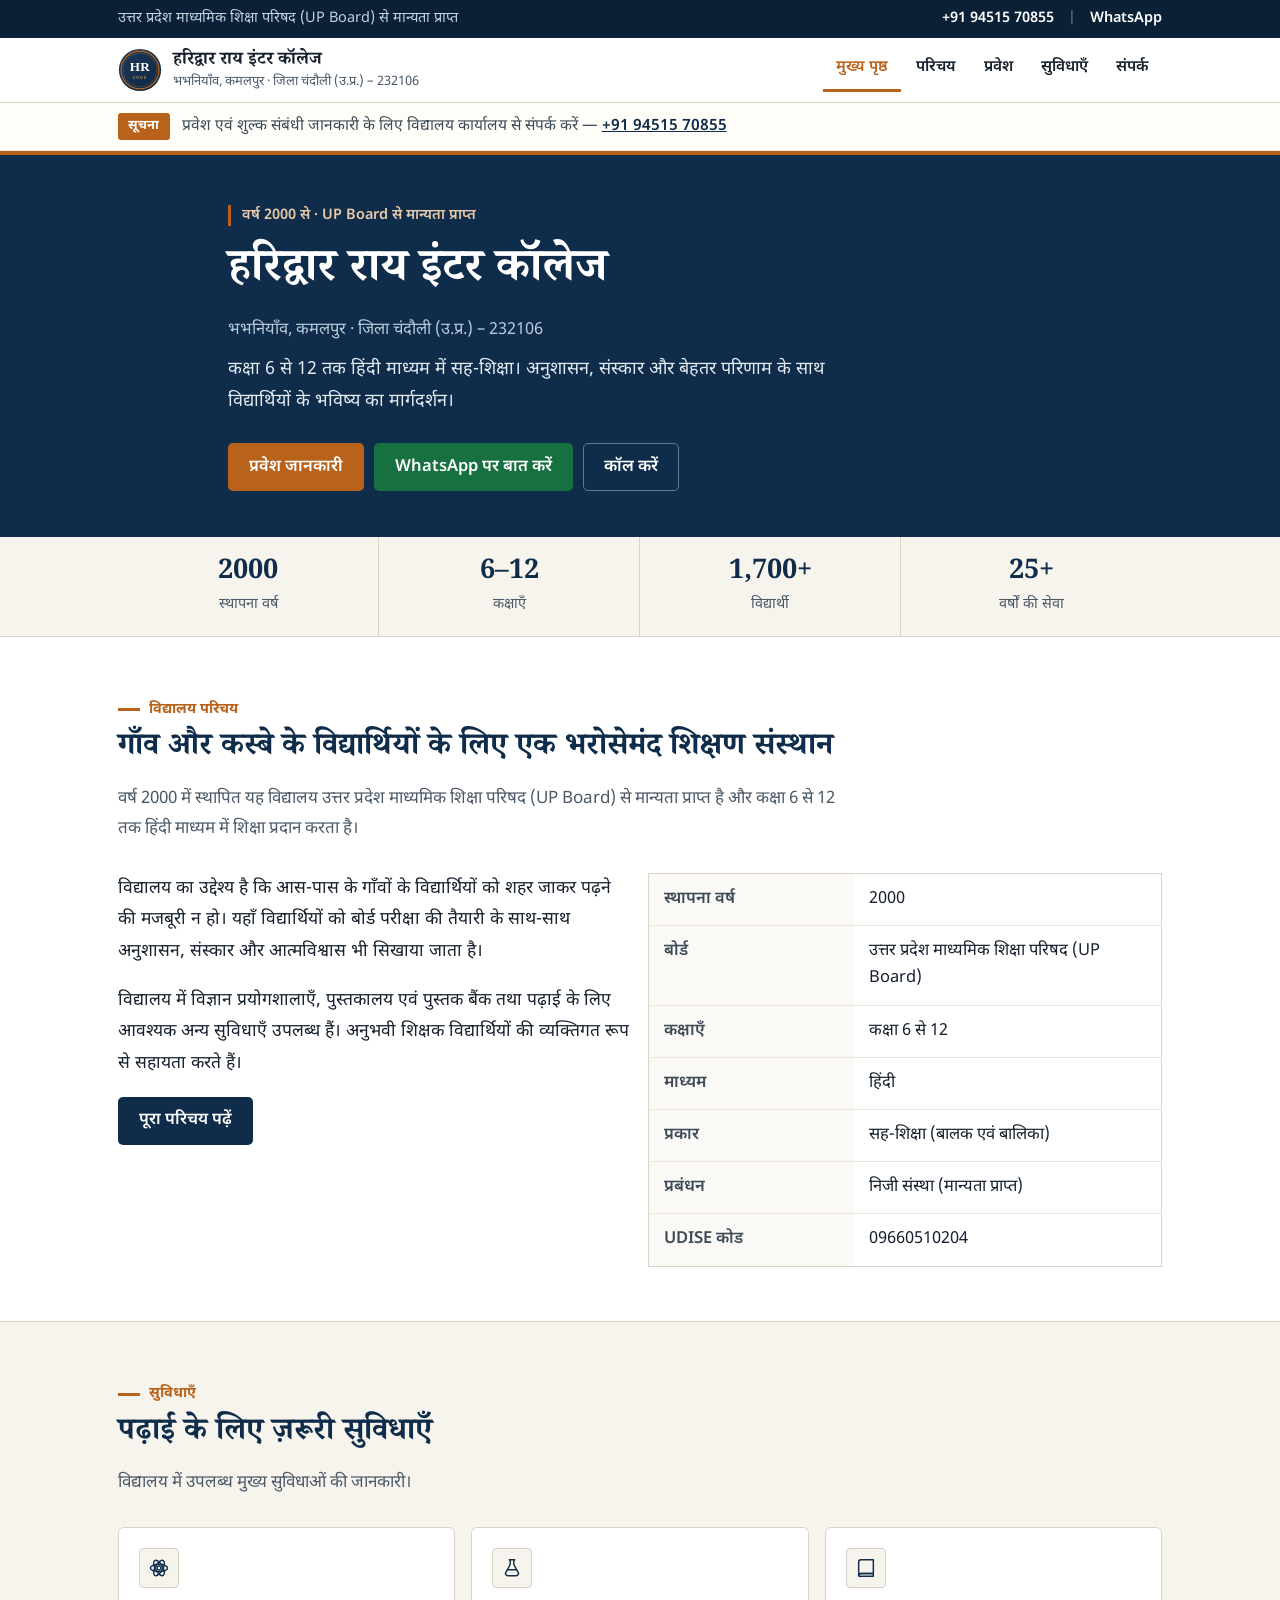
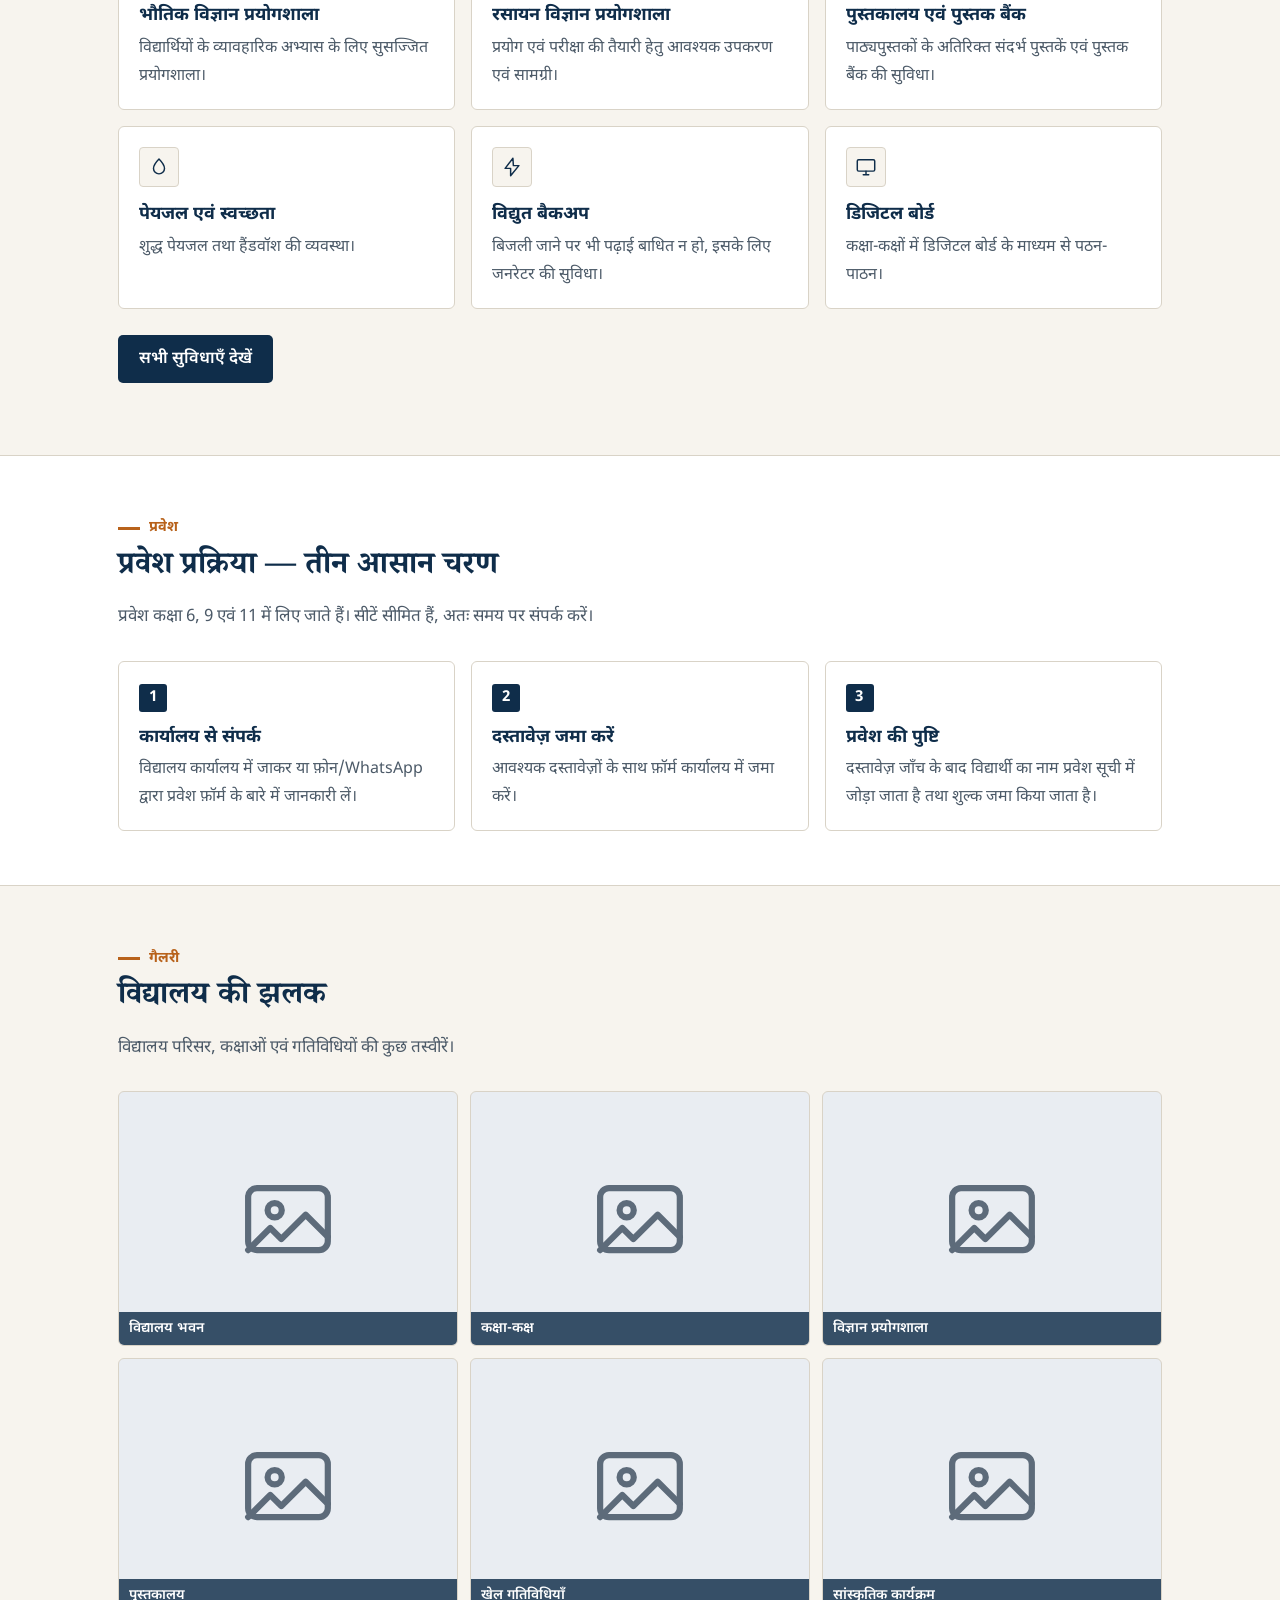
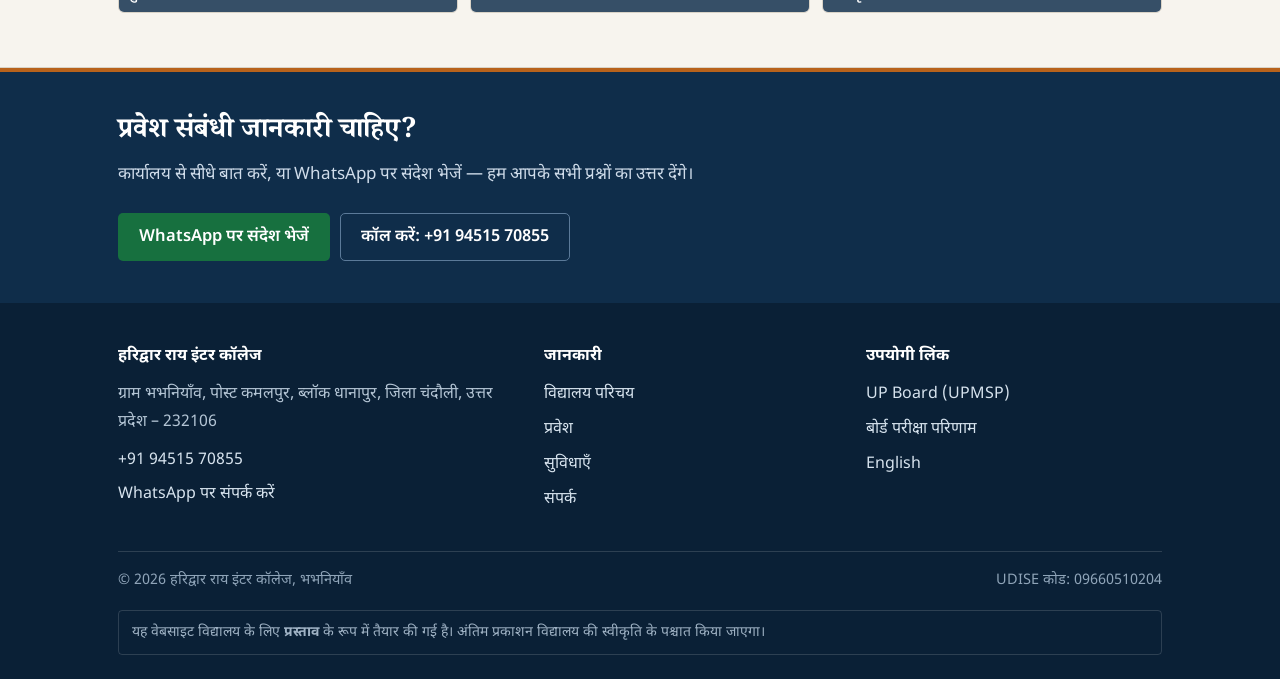
<file: index.html>
<!DOCTYPE html>
<html lang="hi">
<head>
<meta charset="utf-8">
<meta name="viewport" content="width=device-width, initial-scale=1">
<title>हरिद्वार राय इंटर कॉलेज | भभनियाँव, कमलपुर — चंदौली</title>
<meta name="description" content="हरिद्वार राय इंटर कॉलेज, भभनियाँव (कमलपुर), ब्लॉक धानापुर, जिला चंदौली — UP Board से मान्यता प्राप्त, कक्षा 6 से 12, हिंदी माध्यम। प्रवेश, सुविधाएँ एवं संपर्क जानकारी।">
<meta name="robots" content="noindex, nofollow">
<meta name="theme-color" content="#10263d">
<meta property="og:type" content="website">
<meta property="og:title" content="हरिद्वार राय इंटर कॉलेज | भभनियाँव, कमलपुर — चंदौली">
<meta property="og:description" content="हरिद्वार राय इंटर कॉलेज, भभनियाँव (कमलपुर), ब्लॉक धानापुर, जिला चंदौली — UP Board से मान्यता प्राप्त, कक्षा 6 से 12, हिंदी माध्यम। प्रवेश, सुविधाएँ एवं संपर्क जानकारी।">
<meta property="og:locale" content="hi_IN">
<link rel="icon" href="assets/img/logo.svg" type="image/svg+xml">
<link rel="preconnect" href="https://fonts.googleapis.com">
<link rel="preconnect" href="https://fonts.gstatic.com" crossorigin>
<link href="https://fonts.googleapis.com/css2?family=Noto+Sans+Devanagari:wght@400;500;600;700&amp;family=Noto+Serif+Devanagari:wght@600;700&amp;display=swap" rel="stylesheet">
<link rel="stylesheet" href="assets/css/style.css">
</head>
<body>

<div class="topbar">
  <div class="wrap">
    <span class="tb-left">उत्तर प्रदेश माध्यमिक शिक्षा परिषद (UP Board) से मान्यता प्राप्त</span>
    <span class="tb-right">
      <a href="tel:+919451570855">+91 94515 70855</a>
      <span class="sep">|</span>
      <a href="https://wa.me/919451570855?text=%E0%A4%A8%E0%A4%AE%E0%A4%B8%E0%A5%8D%E0%A4%A4%E0%A5%87%2C%20%E0%A4%AE%E0%A5%81%E0%A4%9D%E0%A5%87%20%E0%A4%B9%E0%A4%B0%E0%A4%BF%E0%A4%A6%E0%A5%8D%E0%A4%B5%E0%A4%BE%E0%A4%B0%20%E0%A4%B0%E0%A4%BE%E0%A4%AF%20%E0%A4%87%E0%A4%82%E0%A4%9F%E0%A4%B0%20%E0%A4%95%E0%A5%89%E0%A4%B2%E0%A5%87%E0%A4%9C%20%E0%A4%AE%E0%A5%87%E0%A4%82%20%E0%A4%AA%E0%A5%8D%E0%A4%B0%E0%A4%B5%E0%A5%87%E0%A4%B6%20%E0%A4%95%E0%A5%87%20%E0%A4%AC%E0%A4%BE%E0%A4%B0%E0%A5%87%20%E0%A4%AE%E0%A5%87%E0%A4%82%20%E0%A4%9C%E0%A4%BE%E0%A4%A8%E0%A4%95%E0%A4%BE%E0%A4%B0%E0%A5%80%20%E0%A4%9A%E0%A4%BE%E0%A4%B9%E0%A4%BF%E0%A4%8F%E0%A5%A4" target="_blank" rel="noopener">WhatsApp</a>
    </span>
  </div>
</div>

<header class="site-head">
  <div class="wrap">
    <a class="brand" href="index.html">
      <img src="assets/img/logo.svg" alt="विद्यालय चिह्न" width="44" height="44">
      <span>
        <b>हरिद्वार राय इंटर कॉलेज</b>
        <small>भभनियाँव, कमलपुर · जिला चंदौली (उ.प्र.) – 232106</small>
      </span>
    </a>
    <nav class="nav" aria-label="मुख्य मेन्यू">
      <a href="index.html" aria-current="page">मुख्य पृष्ठ</a>
      <a href="about.html">परिचय</a>
      <a href="admission.html">प्रवेश</a>
      <a href="facilities.html">सुविधाएँ</a>
      <a href="contact.html">संपर्क</a>
    </nav>
  </div>
</header>

<div class="notice">
  <div class="wrap">
    <span class="notice-tag">सूचना</span>
    <p>प्रवेश एवं शुल्क संबंधी जानकारी के लिए विद्यालय कार्यालय से संपर्क करें — <a href="tel:+919451570855">+91 94515 70855</a></p>
  </div>
</div>

<main>

<div class="hero">
  <div class="wrap">
    <span class="pill">वर्ष 2000 से · UP Board से मान्यता प्राप्त</span>
    <h1>हरिद्वार राय इंटर कॉलेज</h1>
    <p class="place">भभनियाँव, कमलपुर · जिला चंदौली (उ.प्र.) – 232106</p>
    <p class="lead">कक्षा 6 से 12 तक हिंदी माध्यम में सह-शिक्षा। अनुशासन, संस्कार और बेहतर परिणाम के साथ विद्यार्थियों के भविष्य का मार्गदर्शन।</p>
    <div class="btn-row">
      <a class="btn btn-primary" href="admission.html">प्रवेश जानकारी</a>
      <a class="btn btn-wa" href="https://wa.me/919451570855?text=%E0%A4%A8%E0%A4%AE%E0%A4%B8%E0%A5%8D%E0%A4%A4%E0%A5%87%2C%20%E0%A4%AE%E0%A5%81%E0%A4%9D%E0%A5%87%20%E0%A4%B9%E0%A4%B0%E0%A4%BF%E0%A4%A6%E0%A5%8D%E0%A4%B5%E0%A4%BE%E0%A4%B0%20%E0%A4%B0%E0%A4%BE%E0%A4%AF%20%E0%A4%87%E0%A4%82%E0%A4%9F%E0%A4%B0%20%E0%A4%95%E0%A5%89%E0%A4%B2%E0%A5%87%E0%A4%9C%20%E0%A4%AE%E0%A5%87%E0%A4%82%20%E0%A4%AA%E0%A5%8D%E0%A4%B0%E0%A4%B5%E0%A5%87%E0%A4%B6%20%E0%A4%95%E0%A5%87%20%E0%A4%AC%E0%A4%BE%E0%A4%B0%E0%A5%87%20%E0%A4%AE%E0%A5%87%E0%A4%82%20%E0%A4%9C%E0%A4%BE%E0%A4%A8%E0%A4%95%E0%A4%BE%E0%A4%B0%E0%A5%80%20%E0%A4%9A%E0%A4%BE%E0%A4%B9%E0%A4%BF%E0%A4%8F%E0%A5%A4" target="_blank" rel="noopener">WhatsApp पर बात करें</a>
      <a class="btn btn-ghost" href="tel:+919451570855">कॉल करें</a>
    </div>
  </div>
</div>

<div class="stats">
  <div class="wrap">
    <div class="stat"><b>2000</b><span>स्थापना वर्ष</span></div>
    <div class="stat"><b>6–12</b><span>कक्षाएँ</span></div>
    <div class="stat"><b>1,700+</b><span>विद्यार्थी</span></div>
    <div class="stat"><b>25+</b><span>वर्षों की सेवा</span></div>
  </div>
</div>

<section class="block">
  <div class="wrap">
    <span class="eyebrow">विद्यालय परिचय</span>
    <h2 class="title">गाँव और कस्बे के विद्यार्थियों के लिए एक भरोसेमंद शिक्षण संस्थान</h2>
    <p class="sub">वर्ष 2000 में स्थापित यह विद्यालय उत्तर प्रदेश माध्यमिक शिक्षा परिषद (UP Board) से मान्यता प्राप्त है और कक्षा 6 से 12 तक हिंदी माध्यम में शिक्षा प्रदान करता है।</p>

    <div class="grid c2" style="align-items:start">
      <div>
        <p>विद्यालय का उद्देश्य है कि आस-पास के गाँवों के विद्यार्थियों को शहर जाकर पढ़ने की मजबूरी न हो। यहाँ विद्यार्थियों को बोर्ड परीक्षा की तैयारी के साथ-साथ अनुशासन, संस्कार और आत्मविश्वास भी सिखाया जाता है।</p>
        <p>विद्यालय में विज्ञान प्रयोगशालाएँ, पुस्तकालय एवं पुस्तक बैंक तथा पढ़ाई के लिए आवश्यक अन्य सुविधाएँ उपलब्ध हैं। अनुभवी शिक्षक विद्यार्थियों की व्यक्तिगत रूप से सहायता करते हैं।</p>
        <p style="margin-bottom:0"><a class="btn btn-dark" href="about.html">पूरा परिचय पढ़ें</a></p>
      </div>
      <table class="facts">
        <tr><th>स्थापना वर्ष</th><td>2000</td></tr>
        <tr><th>बोर्ड</th><td>उत्तर प्रदेश माध्यमिक शिक्षा परिषद (UP Board)</td></tr>
        <tr><th>कक्षाएँ</th><td>कक्षा 6 से 12</td></tr>
        <tr><th>माध्यम</th><td>हिंदी</td></tr>
        <tr><th>प्रकार</th><td>सह-शिक्षा (बालक एवं बालिका)</td></tr>
        <tr><th>प्रबंधन</th><td>निजी संस्था (मान्यता प्राप्त)</td></tr>
        <tr><th>UDISE कोड</th><td>09660510204</td></tr>
      </table>
    </div>
  </div>
</section>

<section class="block alt">
  <div class="wrap">
    <span class="eyebrow">सुविधाएँ</span>
    <h2 class="title">पढ़ाई के लिए ज़रूरी सुविधाएँ</h2>
    <p class="sub">विद्यालय में उपलब्ध मुख्य सुविधाओं की जानकारी।</p>
    <div class="grid c3">
      <div class="card"><div class="ico"><svg viewBox="0 0 24 24" fill="none" stroke="currentColor" stroke-width="1.6" stroke-linecap="round" stroke-linejoin="round" aria-hidden="true" focusable="false"><circle cx="12" cy="12" r="2.2"/><ellipse cx="12" cy="12" rx="9.4" ry="4.1"/><ellipse cx="12" cy="12" rx="9.4" ry="4.1" transform="rotate(60 12 12)"/><ellipse cx="12" cy="12" rx="9.4" ry="4.1" transform="rotate(120 12 12)"/></svg></div><h3>भौतिक विज्ञान प्रयोगशाला</h3><p>विद्यार्थियों के व्यावहारिक अभ्यास के लिए सुसज्जित प्रयोगशाला।</p></div>
      <div class="card"><div class="ico"><svg viewBox="0 0 24 24" fill="none" stroke="currentColor" stroke-width="1.6" stroke-linecap="round" stroke-linejoin="round" aria-hidden="true" focusable="false"><path d="M9 3h6"/><path d="M10 3v5.2L5.2 17a2.4 2.4 0 0 0 2.1 3.5h9.4a2.4 2.4 0 0 0 2.1-3.5L14 8.2V3"/><path d="M7.5 14h9"/></svg></div><h3>रसायन विज्ञान प्रयोगशाला</h3><p>प्रयोग एवं परीक्षा की तैयारी हेतु आवश्यक उपकरण एवं सामग्री।</p></div>
      <div class="card"><div class="ico"><svg viewBox="0 0 24 24" fill="none" stroke="currentColor" stroke-width="1.6" stroke-linecap="round" stroke-linejoin="round" aria-hidden="true" focusable="false"><path d="M4 5.5A2.5 2.5 0 0 1 6.5 3H20v15H6.5A2.5 2.5 0 0 0 4 20.5z"/><path d="M4 20.5A2.5 2.5 0 0 1 6.5 18H20v3H6.5A2.5 2.5 0 0 1 4 20.5z"/></svg></div><h3>पुस्तकालय एवं पुस्तक बैंक</h3><p>पाठ्यपुस्तकों के अतिरिक्त संदर्भ पुस्तकें एवं पुस्तक बैंक की सुविधा।</p></div>
      <div class="card"><div class="ico"><svg viewBox="0 0 24 24" fill="none" stroke="currentColor" stroke-width="1.6" stroke-linecap="round" stroke-linejoin="round" aria-hidden="true" focusable="false"><path d="M12 3.2s6 6.1 6 10.3a6 6 0 0 1-12 0C6 9.3 12 3.2 12 3.2z"/></svg></div><h3>पेयजल एवं स्वच्छता</h3><p>शुद्ध पेयजल तथा हैंडवॉश की व्यवस्था।</p></div>
      <div class="card"><div class="ico"><svg viewBox="0 0 24 24" fill="none" stroke="currentColor" stroke-width="1.6" stroke-linecap="round" stroke-linejoin="round" aria-hidden="true" focusable="false"><path d="M13 2.5 4.5 13.5h6L10.5 21.5 19.5 10.5h-6z"/></svg></div><h3>विद्युत बैकअप</h3><p>बिजली जाने पर भी पढ़ाई बाधित न हो, इसके लिए जनरेटर की सुविधा।</p></div>
      <div class="card"><div class="ico"><svg viewBox="0 0 24 24" fill="none" stroke="currentColor" stroke-width="1.6" stroke-linecap="round" stroke-linejoin="round" aria-hidden="true" focusable="false"><rect x="2.5" y="4" width="19" height="12.5" rx="1.5"/><path d="M9 20.5h6M12 16.5v4"/></svg></div><h3>डिजिटल बोर्ड</h3><p>कक्षा-कक्षों में डिजिटल बोर्ड के माध्यम से पठन-पाठन।</p></div>
    </div>
    <p style="margin-top:26px"><a class="btn btn-dark" href="facilities.html">सभी सुविधाएँ देखें</a></p>
  </div>
</section>

<section class="block">
  <div class="wrap">
    <span class="eyebrow">प्रवेश</span>
    <h2 class="title">प्रवेश प्रक्रिया — तीन आसान चरण</h2>
    <p class="sub">प्रवेश कक्षा 6, 9 एवं 11 में लिए जाते हैं। सीटें सीमित हैं, अतः समय पर संपर्क करें।</p>
    <div class="steps">
      <div class="step"><h3>कार्यालय से संपर्क</h3><p>विद्यालय कार्यालय में जाकर या फ़ोन/WhatsApp द्वारा प्रवेश फ़ॉर्म के बारे में जानकारी लें।</p></div>
      <div class="step"><h3>दस्तावेज़ जमा करें</h3><p>आवश्यक दस्तावेज़ों के साथ फ़ॉर्म कार्यालय में जमा करें।</p></div>
      <div class="step"><h3>प्रवेश की पुष्टि</h3><p>दस्तावेज़ जाँच के बाद विद्यार्थी का नाम प्रवेश सूची में जोड़ा जाता है तथा शुल्क जमा किया जाता है।</p></div>
    </div>
  </div>
</section>

<section class="block alt">
  <div class="wrap">
    <span class="eyebrow">गैलरी</span>
    <h2 class="title">विद्यालय की झलक</h2>
    <p class="sub">विद्यालय परिसर, कक्षाओं एवं गतिविधियों की कुछ तस्वीरें।</p>
    <div class="gallery">
      <div class="shot"><svg viewBox="0 0 24 24" fill="none" stroke="#5d6b7a" stroke-width="1.4" stroke-linecap="round" stroke-linejoin="round" aria-hidden="true"><rect x="3" y="5" width="18" height="14" rx="2"/><circle cx="9" cy="10" r="1.6"/><path d="M21 16l-5-5-5.5 5.5L8 14l-5 5"/></svg><span>विद्यालय भवन</span></div>
      <div class="shot"><svg viewBox="0 0 24 24" fill="none" stroke="#5d6b7a" stroke-width="1.4" stroke-linecap="round" stroke-linejoin="round" aria-hidden="true"><rect x="3" y="5" width="18" height="14" rx="2"/><circle cx="9" cy="10" r="1.6"/><path d="M21 16l-5-5-5.5 5.5L8 14l-5 5"/></svg><span>कक्षा-कक्ष</span></div>
      <div class="shot"><svg viewBox="0 0 24 24" fill="none" stroke="#5d6b7a" stroke-width="1.4" stroke-linecap="round" stroke-linejoin="round" aria-hidden="true"><rect x="3" y="5" width="18" height="14" rx="2"/><circle cx="9" cy="10" r="1.6"/><path d="M21 16l-5-5-5.5 5.5L8 14l-5 5"/></svg><span>विज्ञान प्रयोगशाला</span></div>
      <div class="shot"><svg viewBox="0 0 24 24" fill="none" stroke="#5d6b7a" stroke-width="1.4" stroke-linecap="round" stroke-linejoin="round" aria-hidden="true"><rect x="3" y="5" width="18" height="14" rx="2"/><circle cx="9" cy="10" r="1.6"/><path d="M21 16l-5-5-5.5 5.5L8 14l-5 5"/></svg><span>पुस्तकालय</span></div>
      <div class="shot"><svg viewBox="0 0 24 24" fill="none" stroke="#5d6b7a" stroke-width="1.4" stroke-linecap="round" stroke-linejoin="round" aria-hidden="true"><rect x="3" y="5" width="18" height="14" rx="2"/><circle cx="9" cy="10" r="1.6"/><path d="M21 16l-5-5-5.5 5.5L8 14l-5 5"/></svg><span>खेल गतिविधियाँ</span></div>
      <div class="shot"><svg viewBox="0 0 24 24" fill="none" stroke="#5d6b7a" stroke-width="1.4" stroke-linecap="round" stroke-linejoin="round" aria-hidden="true"><rect x="3" y="5" width="18" height="14" rx="2"/><circle cx="9" cy="10" r="1.6"/><path d="M21 16l-5-5-5.5 5.5L8 14l-5 5"/></svg><span>सांस्कृतिक कार्यक्रम</span></div>
    </div>
  </div>
</section>


<div class="band">
  <div class="wrap">
    <h2>प्रवेश संबंधी जानकारी चाहिए?</h2>
    <p>कार्यालय से सीधे बात करें, या WhatsApp पर संदेश भेजें — हम आपके सभी प्रश्नों का उत्तर देंगे।</p>
    <div class="btn-row">
      <a class="btn btn-wa" href="https://wa.me/919451570855?text=%E0%A4%A8%E0%A4%AE%E0%A4%B8%E0%A5%8D%E0%A4%A4%E0%A5%87%2C%20%E0%A4%AE%E0%A5%81%E0%A4%9D%E0%A5%87%20%E0%A4%B9%E0%A4%B0%E0%A4%BF%E0%A4%A6%E0%A5%8D%E0%A4%B5%E0%A4%BE%E0%A4%B0%20%E0%A4%B0%E0%A4%BE%E0%A4%AF%20%E0%A4%87%E0%A4%82%E0%A4%9F%E0%A4%B0%20%E0%A4%95%E0%A5%89%E0%A4%B2%E0%A5%87%E0%A4%9C%20%E0%A4%AE%E0%A5%87%E0%A4%82%20%E0%A4%AA%E0%A5%8D%E0%A4%B0%E0%A4%B5%E0%A5%87%E0%A4%B6%20%E0%A4%95%E0%A5%87%20%E0%A4%AC%E0%A4%BE%E0%A4%B0%E0%A5%87%20%E0%A4%AE%E0%A5%87%E0%A4%82%20%E0%A4%9C%E0%A4%BE%E0%A4%A8%E0%A4%95%E0%A4%BE%E0%A4%B0%E0%A5%80%20%E0%A4%9A%E0%A4%BE%E0%A4%B9%E0%A4%BF%E0%A4%8F%E0%A5%A4" target="_blank" rel="noopener">WhatsApp पर संदेश भेजें</a>
      <a class="btn btn-ghost" href="tel:+919451570855">कॉल करें: +91 94515 70855</a>
    </div>
  </div>
</div>

</main>

<footer class="site">
  <div class="wrap">
    <div class="cols">
      <div>
        <h4>हरिद्वार राय इंटर कॉलेज</h4>
        <p style="margin:0 0 10px">ग्राम भभनियाँव, पोस्ट कमलपुर, ब्लॉक धानापुर, जिला चंदौली, उत्तर प्रदेश – 232106</p>
        <p style="margin:0 0 6px"><a href="tel:+919451570855">+91 94515 70855</a></p>
        <p style="margin:0"><a href="https://wa.me/919451570855?text=%E0%A4%A8%E0%A4%AE%E0%A4%B8%E0%A5%8D%E0%A4%A4%E0%A5%87%2C%20%E0%A4%AE%E0%A5%81%E0%A4%9D%E0%A5%87%20%E0%A4%B9%E0%A4%B0%E0%A4%BF%E0%A4%A6%E0%A5%8D%E0%A4%B5%E0%A4%BE%E0%A4%B0%20%E0%A4%B0%E0%A4%BE%E0%A4%AF%20%E0%A4%87%E0%A4%82%E0%A4%9F%E0%A4%B0%20%E0%A4%95%E0%A5%89%E0%A4%B2%E0%A5%87%E0%A4%9C%20%E0%A4%AE%E0%A5%87%E0%A4%82%20%E0%A4%AA%E0%A5%8D%E0%A4%B0%E0%A4%B5%E0%A5%87%E0%A4%B6%20%E0%A4%95%E0%A5%87%20%E0%A4%AC%E0%A4%BE%E0%A4%B0%E0%A5%87%20%E0%A4%AE%E0%A5%87%E0%A4%82%20%E0%A4%9C%E0%A4%BE%E0%A4%A8%E0%A4%95%E0%A4%BE%E0%A4%B0%E0%A5%80%20%E0%A4%9A%E0%A4%BE%E0%A4%B9%E0%A4%BF%E0%A4%8F%E0%A5%A4" target="_blank" rel="noopener">WhatsApp पर संपर्क करें</a></p>
      </div>
      <div>
        <h4>जानकारी</h4>
        <ul>
          <li><a href="about.html">विद्यालय परिचय</a></li>
          <li><a href="admission.html">प्रवेश</a></li>
          <li><a href="facilities.html">सुविधाएँ</a></li>
          <li><a href="contact.html">संपर्क</a></li>
        </ul>
      </div>
      <div>
        <h4>उपयोगी लिंक</h4>
        <ul>
          <li><a href="https://upmsp.edu.in/" target="_blank" rel="noopener">UP Board (UPMSP)</a></li>
          <li><a href="https://upresults.nic.in/" target="_blank" rel="noopener">बोर्ड परीक्षा परिणाम</a></li>
          <li><a href="en/index.html">English</a></li>
        </ul>
      </div>
    </div>
    <div class="bottom">
      <span>© <span id="yr">2026</span> हरिद्वार राय इंटर कॉलेज, भभनियाँव</span>
      <span>UDISE कोड: 09660510204</span>
    </div>
    <div class="proposal-note">
      यह वेबसाइट विद्यालय के लिए <b>प्रस्ताव</b> के रूप में तैयार की गई है। अंतिम प्रकाशन विद्यालय की स्वीकृति के पश्चात किया जाएगा।
    </div>
  </div>
</footer>

<script src="assets/js/main.js" defer></script>
</body>
</html>
</file>
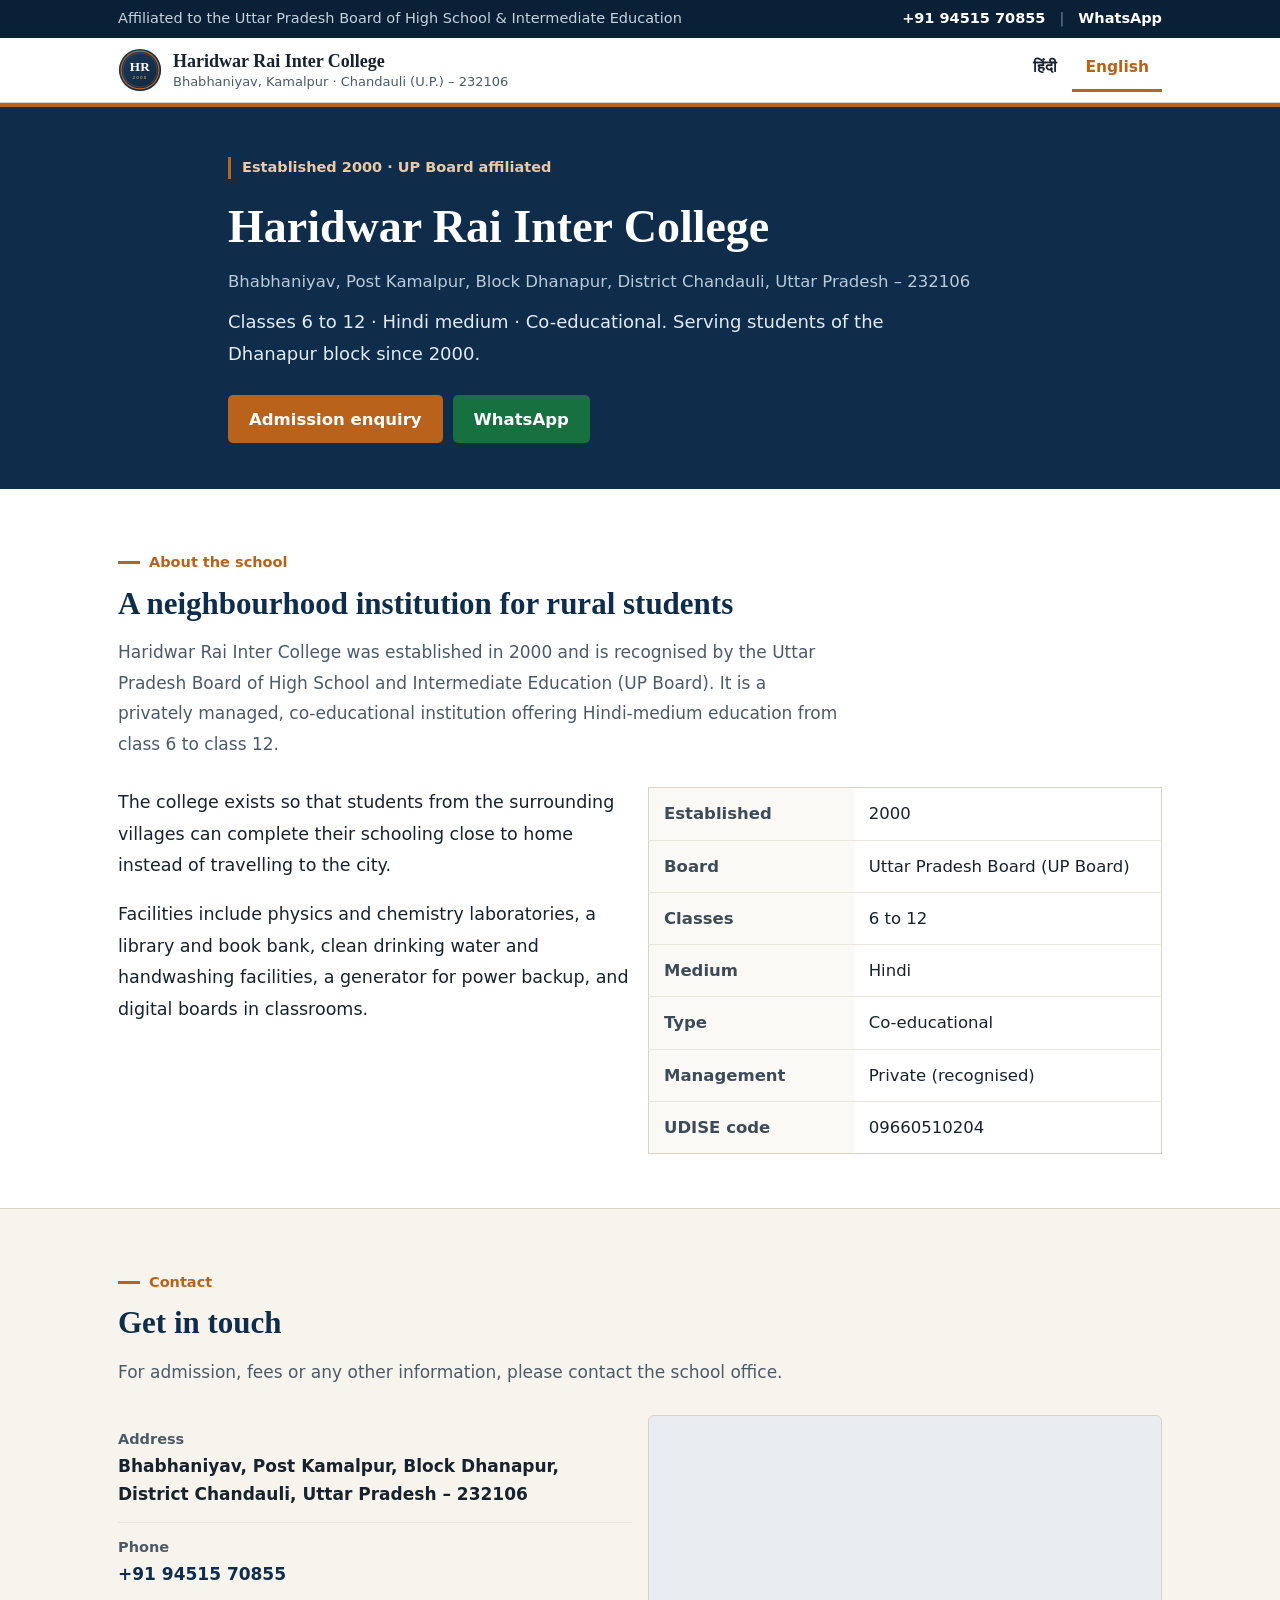
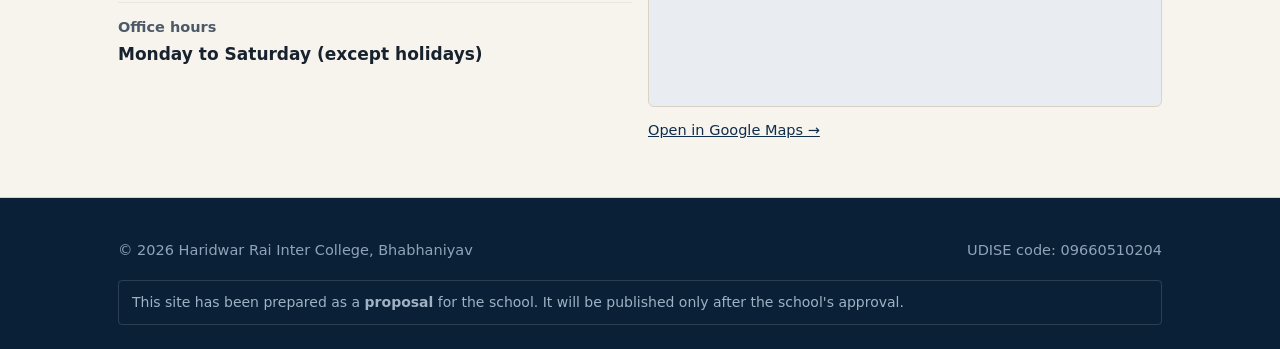
<file: en/index.html>
<!DOCTYPE html>
<html lang="en">
<head>
<meta charset="utf-8">
<meta name="viewport" content="width=device-width, initial-scale=1">
<title>Haridwar Rai Inter College — Bhabhaniyav, Kamalpur, Chandauli</title>
<meta name="description" content="Haridwar Rai Inter College, Bhabhaniyav (Kamalpur), Block Dhanapur, District Chandauli, Uttar Pradesh — affiliated to UP Board, classes 6 to 12, Hindi medium.">
<meta name="robots" content="noindex, nofollow">
<meta name="theme-color" content="#10263d">
<link rel="icon" href="../assets/img/logo.svg" type="image/svg+xml">
<link rel="preconnect" href="https://fonts.googleapis.com">
<link rel="stylesheet" href="../assets/css/style.css">
</head>
<body class="lang-en">

<div class="topbar">
  <div class="wrap">
    <span class="tb-left">Affiliated to the Uttar Pradesh Board of High School &amp; Intermediate Education</span>
    <span class="tb-right">
      <a href="tel:+919451570855">+91 94515 70855</a>
      <span class="sep">|</span>
      <a href="https://wa.me/919451570855" target="_blank" rel="noopener">WhatsApp</a>
    </span>
  </div>
</div>

<header class="site-head">
  <div class="wrap">
    <a class="brand" href="index.html">
      <img src="../assets/img/logo.svg" alt="School emblem" width="46" height="46">
      <span>
        <b>Haridwar Rai Inter College</b>
        <small>Bhabhaniyav, Kamalpur · Chandauli (U.P.) – 232106</small>
      </span>
    </a>
    <nav class="nav" aria-label="Main menu">
      <a href="../index.html">हिंदी</a>
      <a href="index.html" aria-current="page">English</a>
    </nav>
  </div>
</header>

<main>
<div class="hero">
  <div class="wrap">
    <span class="pill">Established 2000 · UP Board affiliated</span>
    <h1>Haridwar Rai Inter College</h1>
    <p class="place">Bhabhaniyav, Post Kamalpur, Block Dhanapur, District Chandauli, Uttar Pradesh – 232106</p>
    <p class="lead">Classes 6 to 12 · Hindi medium · Co-educational. Serving students of the Dhanapur block since 2000.</p>
    <div class="btn-row">
      <a class="btn btn-primary" href="#contact">Admission enquiry</a>
      <a class="btn btn-wa" href="https://wa.me/919451570855" target="_blank" rel="noopener">WhatsApp</a>
    </div>
  </div>
</div>

<section class="block">
  <div class="wrap">
    <span class="eyebrow">About the school</span>
    <h2 class="title">A neighbourhood institution for rural students</h2>
    <p class="sub">Haridwar Rai Inter College was established in 2000 and is recognised by the Uttar Pradesh Board of High School and Intermediate Education (UP Board). It is a privately managed, co-educational institution offering Hindi-medium education from class 6 to class 12.</p>
    <div class="grid c2" style="align-items:start">
      <div>
        <p>The college exists so that students from the surrounding villages can complete their schooling close to home instead of travelling to the city.</p>
        <p>Facilities include physics and chemistry laboratories, a library and book bank, clean drinking water and handwashing facilities, a generator for power backup, and digital boards in classrooms.</p>
      </div>
      <table class="facts">
        <tr><th>Established</th><td>2000</td></tr>
        <tr><th>Board</th><td>Uttar Pradesh Board (UP Board)</td></tr>
        <tr><th>Classes</th><td>6 to 12</td></tr>
        <tr><th>Medium</th><td>Hindi</td></tr>
        <tr><th>Type</th><td>Co-educational</td></tr>
        <tr><th>Management</th><td>Private (recognised)</td></tr>
        <tr><th>UDISE code</th><td>09660510204</td></tr>
      </table>
    </div>
  </div>
</section>

<section class="block alt" id="contact">
  <div class="wrap">
    <span class="eyebrow">Contact</span>
    <h2 class="title">Get in touch</h2>
    <p class="sub">For admission, fees or any other information, please contact the school office.</p>
    <div class="grid c2" style="align-items:start">
      <ul class="info-list">
        <li><div><div class="k">Address</div><div class="v">Bhabhaniyav, Post Kamalpur, Block Dhanapur, District Chandauli, Uttar Pradesh – 232106</div></div></li>
        <li><div><div class="k">Phone</div><div class="v"><a href="tel:+919451570855">+91 94515 70855</a></div></div></li>
        <li><div><div class="k">Office hours</div><div class="v">Monday to Saturday (except holidays)</div></div></li>
      </ul>
      <div>
        <div class="map-frame">
        <iframe src="https://maps.google.com/maps?q=25.385612,83.37574&amp;hl=en&amp;z=15&amp;output=embed"
                title="School location" loading="lazy" referrerpolicy="no-referrer-when-downgrade"></iframe>
        </div>
        <p style="margin:10px 0 0;font-size:14.5px"><a href="https://www.google.com/maps/search/?api=1&amp;query=25.385612,83.37574" target="_blank" rel="noopener">Open in Google Maps &rarr;</a></p>
      </div>
    </div>
  </div>
</section>
</main>

<footer class="site">
  <div class="wrap">
    <div class="bottom" style="margin-top:0;border-top:0;padding-top:0">
      <span>© 2026 Haridwar Rai Inter College, Bhabhaniyav</span>
      <span>UDISE code: 09660510204</span>
    </div>
    <div class="proposal-note">
      This site has been prepared as a <b>proposal</b> for the school. It will be published only after the school's approval.
    </div>
  </div>
</footer>

</body>
</html>
</file>
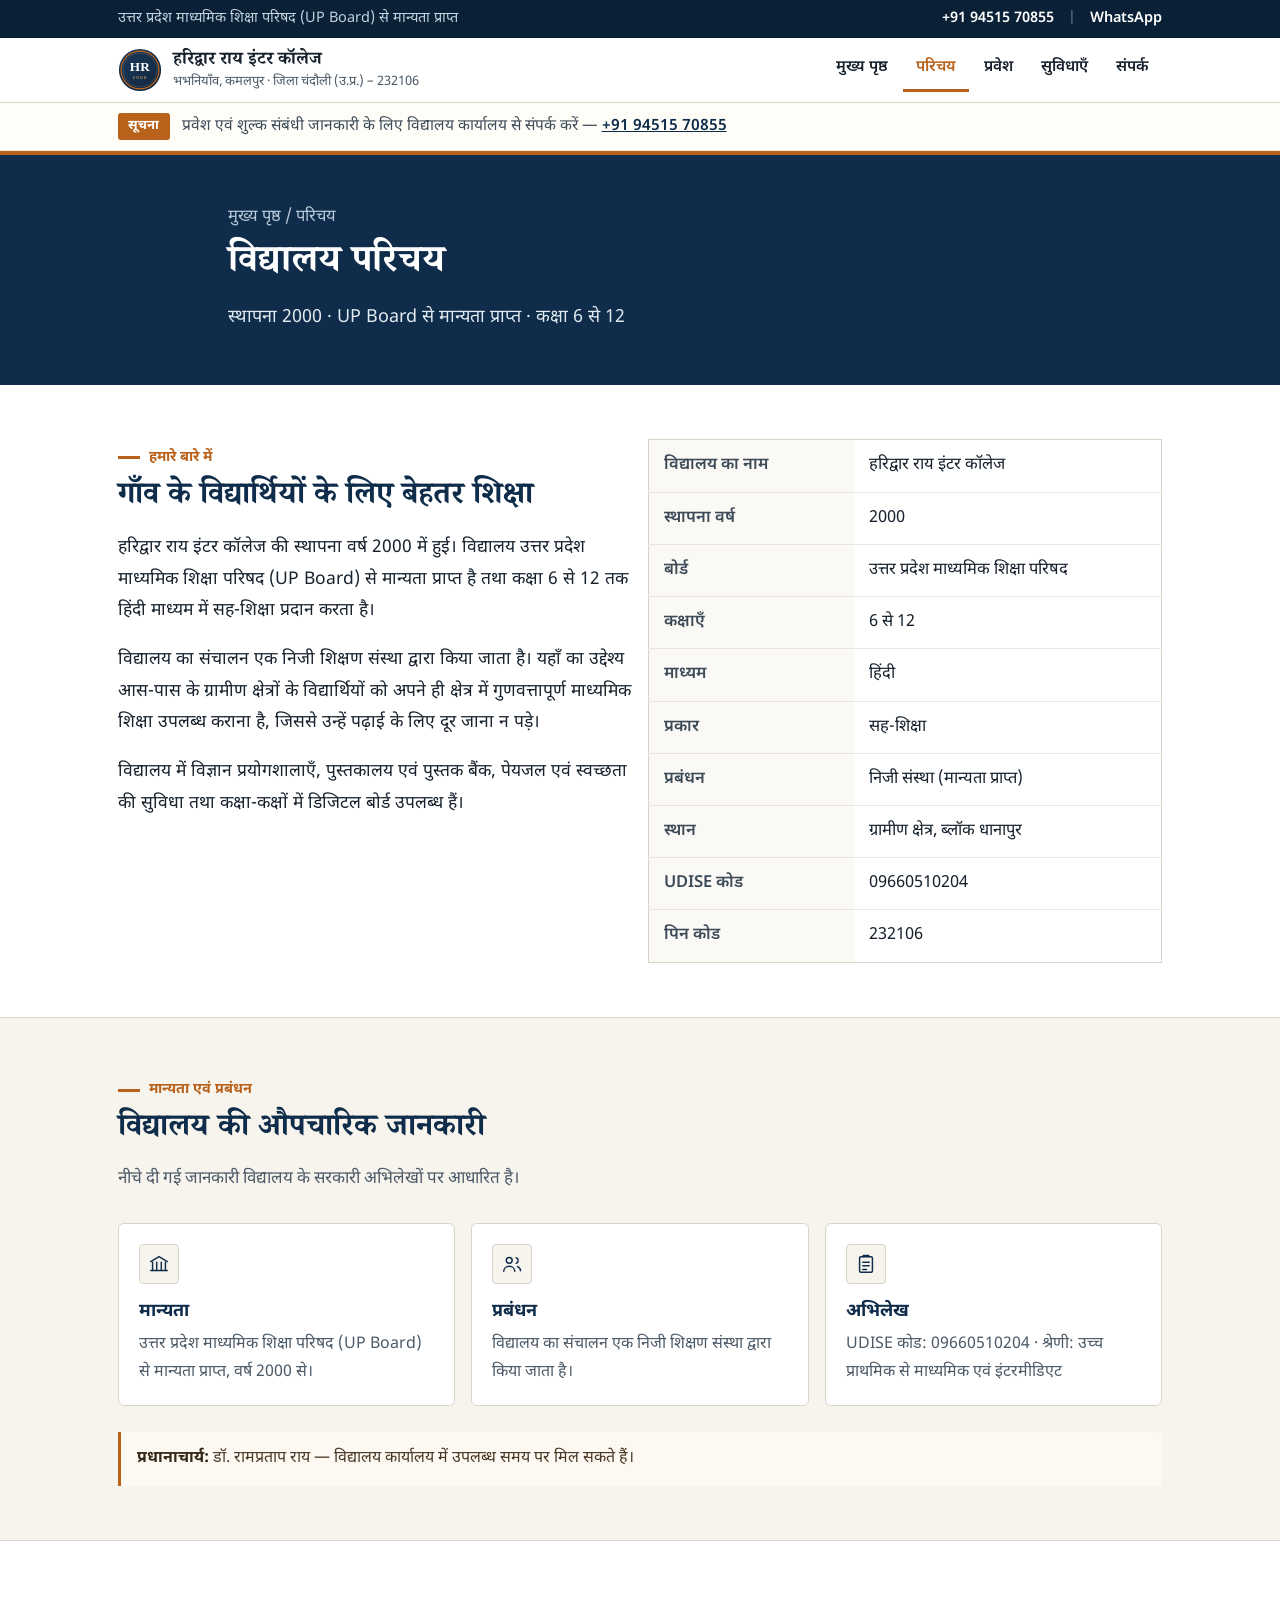
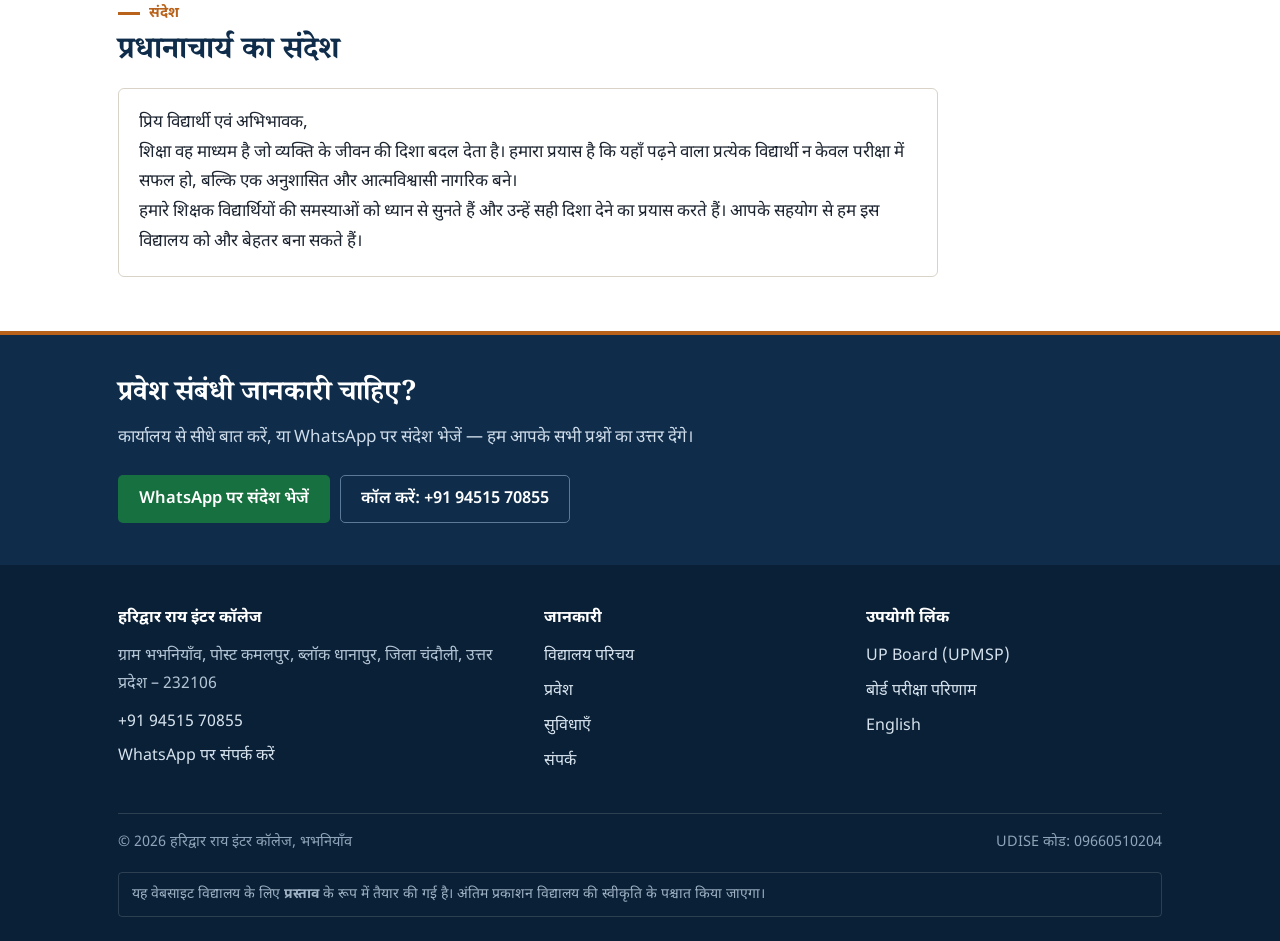
<file: about.html>
<!DOCTYPE html>
<html lang="hi">
<head>
<meta charset="utf-8">
<meta name="viewport" content="width=device-width, initial-scale=1">
<title>विद्यालय परिचय | हरिद्वार राय इंटर कॉलेज</title>
<meta name="description" content="हरिद्वार राय इंटर कॉलेज का परिचय — स्थापना 2000, UP Board से मान्यता, कक्षा 6 से 12, हिंदी माध्यम, निजी प्रबंधन एवं UDISE विवरण।">
<meta name="robots" content="noindex, nofollow">
<meta name="theme-color" content="#10263d">
<meta property="og:type" content="website">
<meta property="og:title" content="विद्यालय परिचय | हरिद्वार राय इंटर कॉलेज">
<meta property="og:description" content="हरिद्वार राय इंटर कॉलेज का परिचय — स्थापना 2000, UP Board से मान्यता, कक्षा 6 से 12, हिंदी माध्यम, निजी प्रबंधन एवं UDISE विवरण।">
<meta property="og:locale" content="hi_IN">
<link rel="icon" href="assets/img/logo.svg" type="image/svg+xml">
<link rel="preconnect" href="https://fonts.googleapis.com">
<link rel="preconnect" href="https://fonts.gstatic.com" crossorigin>
<link href="https://fonts.googleapis.com/css2?family=Noto+Sans+Devanagari:wght@400;500;600;700&amp;family=Noto+Serif+Devanagari:wght@600;700&amp;display=swap" rel="stylesheet">
<link rel="stylesheet" href="assets/css/style.css">
</head>
<body>

<div class="topbar">
  <div class="wrap">
    <span class="tb-left">उत्तर प्रदेश माध्यमिक शिक्षा परिषद (UP Board) से मान्यता प्राप्त</span>
    <span class="tb-right">
      <a href="tel:+919451570855">+91 94515 70855</a>
      <span class="sep">|</span>
      <a href="https://wa.me/919451570855?text=%E0%A4%A8%E0%A4%AE%E0%A4%B8%E0%A5%8D%E0%A4%A4%E0%A5%87%2C%20%E0%A4%AE%E0%A5%81%E0%A4%9D%E0%A5%87%20%E0%A4%B9%E0%A4%B0%E0%A4%BF%E0%A4%A6%E0%A5%8D%E0%A4%B5%E0%A4%BE%E0%A4%B0%20%E0%A4%B0%E0%A4%BE%E0%A4%AF%20%E0%A4%87%E0%A4%82%E0%A4%9F%E0%A4%B0%20%E0%A4%95%E0%A5%89%E0%A4%B2%E0%A5%87%E0%A4%9C%20%E0%A4%AE%E0%A5%87%E0%A4%82%20%E0%A4%AA%E0%A5%8D%E0%A4%B0%E0%A4%B5%E0%A5%87%E0%A4%B6%20%E0%A4%95%E0%A5%87%20%E0%A4%AC%E0%A4%BE%E0%A4%B0%E0%A5%87%20%E0%A4%AE%E0%A5%87%E0%A4%82%20%E0%A4%9C%E0%A4%BE%E0%A4%A8%E0%A4%95%E0%A4%BE%E0%A4%B0%E0%A5%80%20%E0%A4%9A%E0%A4%BE%E0%A4%B9%E0%A4%BF%E0%A4%8F%E0%A5%A4" target="_blank" rel="noopener">WhatsApp</a>
    </span>
  </div>
</div>

<header class="site-head">
  <div class="wrap">
    <a class="brand" href="index.html">
      <img src="assets/img/logo.svg" alt="विद्यालय चिह्न" width="44" height="44">
      <span>
        <b>हरिद्वार राय इंटर कॉलेज</b>
        <small>भभनियाँव, कमलपुर · जिला चंदौली (उ.प्र.) – 232106</small>
      </span>
    </a>
    <nav class="nav" aria-label="मुख्य मेन्यू">
      <a href="index.html">मुख्य पृष्ठ</a>
      <a href="about.html" aria-current="page">परिचय</a>
      <a href="admission.html">प्रवेश</a>
      <a href="facilities.html">सुविधाएँ</a>
      <a href="contact.html">संपर्क</a>
    </nav>
  </div>
</header>

<div class="notice">
  <div class="wrap">
    <span class="notice-tag">सूचना</span>
    <p>प्रवेश एवं शुल्क संबंधी जानकारी के लिए विद्यालय कार्यालय से संपर्क करें — <a href="tel:+919451570855">+91 94515 70855</a></p>
  </div>
</div>

<main>

<div class="hero" style="padding:48px 0 52px">
  <div class="wrap">
    <p class="place">मुख्य पृष्ठ / परिचय</p>
    <h1 style="font-size:clamp(26px,4vw,38px)">विद्यालय परिचय</h1>
    <p class="lead" style="margin-bottom:0">स्थापना 2000 · UP Board से मान्यता प्राप्त · कक्षा 6 से 12</p>
  </div>
</div>

<section class="block">
  <div class="wrap">
    <div class="grid c2" style="align-items:start">
      <div>
        <span class="eyebrow">हमारे बारे में</span>
        <h2 class="title">गाँव के विद्यार्थियों के लिए बेहतर शिक्षा</h2>
        <p>हरिद्वार राय इंटर कॉलेज की स्थापना वर्ष 2000 में हुई। विद्यालय उत्तर प्रदेश माध्यमिक शिक्षा परिषद (UP Board) से मान्यता प्राप्त है तथा कक्षा 6 से 12 तक हिंदी माध्यम में सह-शिक्षा प्रदान करता है।</p>
        <p>विद्यालय का संचालन एक निजी शिक्षण संस्था द्वारा किया जाता है। यहाँ का उद्देश्य आस-पास के ग्रामीण क्षेत्रों के विद्यार्थियों को अपने ही क्षेत्र में गुणवत्तापूर्ण माध्यमिक शिक्षा उपलब्ध कराना है, जिससे उन्हें पढ़ाई के लिए दूर जाना न पड़े।</p>
        <p>विद्यालय में विज्ञान प्रयोगशालाएँ, पुस्तकालय एवं पुस्तक बैंक, पेयजल एवं स्वच्छता की सुविधा तथा कक्षा-कक्षों में डिजिटल बोर्ड उपलब्ध हैं।</p>
      </div>
      <table class="facts">
        <tr><th>विद्यालय का नाम</th><td>हरिद्वार राय इंटर कॉलेज</td></tr>
        <tr><th>स्थापना वर्ष</th><td>2000</td></tr>
        <tr><th>बोर्ड</th><td>उत्तर प्रदेश माध्यमिक शिक्षा परिषद</td></tr>
        <tr><th>कक्षाएँ</th><td>6 से 12</td></tr>
        <tr><th>माध्यम</th><td>हिंदी</td></tr>
        <tr><th>प्रकार</th><td>सह-शिक्षा</td></tr>
        <tr><th>प्रबंधन</th><td>निजी संस्था (मान्यता प्राप्त)</td></tr>
        <tr><th>स्थान</th><td>ग्रामीण क्षेत्र, ब्लॉक धानापुर</td></tr>
        <tr><th>UDISE कोड</th><td>09660510204</td></tr>
        <tr><th>पिन कोड</th><td>232106</td></tr>
      </table>
    </div>
  </div>
</section>

<section class="block alt">
  <div class="wrap">
    <span class="eyebrow">मान्यता एवं प्रबंधन</span>
    <h2 class="title">विद्यालय की औपचारिक जानकारी</h2>
    <p class="sub">नीचे दी गई जानकारी विद्यालय के सरकारी अभिलेखों पर आधारित है।</p>
    <div class="grid c3">
      <div class="card"><div class="ico"><svg viewBox="0 0 24 24" fill="none" stroke="currentColor" stroke-width="1.6" stroke-linecap="round" stroke-linejoin="round" aria-hidden="true" focusable="false"><path d="M3 9.5 12 4l9 5.5"/><path d="M5 10v9M9.5 10v9M14.5 10v9M19 10v9"/><path d="M3 19h18"/></svg></div><h3>मान्यता</h3><p>उत्तर प्रदेश माध्यमिक शिक्षा परिषद (UP Board) से मान्यता प्राप्त, वर्ष 2000 से।</p></div>
      <div class="card"><div class="ico"><svg viewBox="0 0 24 24" fill="none" stroke="currentColor" stroke-width="1.6" stroke-linecap="round" stroke-linejoin="round" aria-hidden="true" focusable="false"><circle cx="9" cy="8" r="3.2"/><path d="M3 20c0-3.3 2.7-5.5 6-5.5s6 2.2 6 5.5"/><path d="M16.5 5.2a3.2 3.2 0 0 1 0 6.1"/><path d="M18 14.8c2 .8 3.3 2.5 3.3 4.6"/></svg></div><h3>प्रबंधन</h3><p>विद्यालय का संचालन एक निजी शिक्षण संस्था द्वारा किया जाता है।</p></div>
      <div class="card"><div class="ico"><svg viewBox="0 0 24 24" fill="none" stroke="currentColor" stroke-width="1.6" stroke-linecap="round" stroke-linejoin="round" aria-hidden="true" focusable="false"><rect x="5" y="4" width="14" height="17" rx="1.5"/><path d="M9 4V2.8h6V4"/><path d="M8.5 10h7M8.5 14h7M8.5 18h4"/></svg></div><h3>अभिलेख</h3><p>UDISE कोड: 09660510204 · श्रेणी: उच्च प्राथमिक से माध्यमिक एवं इंटरमीडिएट</p></div>
    </div>
    <div class="note" style="margin-top:26px">
      <b>प्रधानाचार्य:</b> डॉ. रामप्रताप राय — विद्यालय कार्यालय में उपलब्ध समय पर मिल सकते हैं।
    </div>
  </div>
</section>

<section class="block">
  <div class="wrap">
    <span class="eyebrow">संदेश</span>
    <h2 class="title">प्रधानाचार्य का संदेश</h2>
    <div class="card" style="max-width:820px">
      <p style="font-size:17px;color:#1c2430">प्रिय विद्यार्थी एवं अभिभावक,</p>
      <p style="font-size:17px;color:#1c2430">शिक्षा वह माध्यम है जो व्यक्ति के जीवन की दिशा बदल देता है। हमारा प्रयास है कि यहाँ पढ़ने वाला प्रत्येक विद्यार्थी न केवल परीक्षा में सफल हो, बल्कि एक अनुशासित और आत्मविश्वासी नागरिक बने।</p>
      <p style="font-size:17px;color:#1c2430;margin-bottom:0">हमारे शिक्षक विद्यार्थियों की समस्याओं को ध्यान से सुनते हैं और उन्हें सही दिशा देने का प्रयास करते हैं। आपके सहयोग से हम इस विद्यालय को और बेहतर बना सकते हैं।</p>
    </div>
  </div>
</section>


<div class="band">
  <div class="wrap">
    <h2>प्रवेश संबंधी जानकारी चाहिए?</h2>
    <p>कार्यालय से सीधे बात करें, या WhatsApp पर संदेश भेजें — हम आपके सभी प्रश्नों का उत्तर देंगे।</p>
    <div class="btn-row">
      <a class="btn btn-wa" href="https://wa.me/919451570855?text=%E0%A4%A8%E0%A4%AE%E0%A4%B8%E0%A5%8D%E0%A4%A4%E0%A5%87%2C%20%E0%A4%AE%E0%A5%81%E0%A4%9D%E0%A5%87%20%E0%A4%B9%E0%A4%B0%E0%A4%BF%E0%A4%A6%E0%A5%8D%E0%A4%B5%E0%A4%BE%E0%A4%B0%20%E0%A4%B0%E0%A4%BE%E0%A4%AF%20%E0%A4%87%E0%A4%82%E0%A4%9F%E0%A4%B0%20%E0%A4%95%E0%A5%89%E0%A4%B2%E0%A5%87%E0%A4%9C%20%E0%A4%AE%E0%A5%87%E0%A4%82%20%E0%A4%AA%E0%A5%8D%E0%A4%B0%E0%A4%B5%E0%A5%87%E0%A4%B6%20%E0%A4%95%E0%A5%87%20%E0%A4%AC%E0%A4%BE%E0%A4%B0%E0%A5%87%20%E0%A4%AE%E0%A5%87%E0%A4%82%20%E0%A4%9C%E0%A4%BE%E0%A4%A8%E0%A4%95%E0%A4%BE%E0%A4%B0%E0%A5%80%20%E0%A4%9A%E0%A4%BE%E0%A4%B9%E0%A4%BF%E0%A4%8F%E0%A5%A4" target="_blank" rel="noopener">WhatsApp पर संदेश भेजें</a>
      <a class="btn btn-ghost" href="tel:+919451570855">कॉल करें: +91 94515 70855</a>
    </div>
  </div>
</div>

</main>

<footer class="site">
  <div class="wrap">
    <div class="cols">
      <div>
        <h4>हरिद्वार राय इंटर कॉलेज</h4>
        <p style="margin:0 0 10px">ग्राम भभनियाँव, पोस्ट कमलपुर, ब्लॉक धानापुर, जिला चंदौली, उत्तर प्रदेश – 232106</p>
        <p style="margin:0 0 6px"><a href="tel:+919451570855">+91 94515 70855</a></p>
        <p style="margin:0"><a href="https://wa.me/919451570855?text=%E0%A4%A8%E0%A4%AE%E0%A4%B8%E0%A5%8D%E0%A4%A4%E0%A5%87%2C%20%E0%A4%AE%E0%A5%81%E0%A4%9D%E0%A5%87%20%E0%A4%B9%E0%A4%B0%E0%A4%BF%E0%A4%A6%E0%A5%8D%E0%A4%B5%E0%A4%BE%E0%A4%B0%20%E0%A4%B0%E0%A4%BE%E0%A4%AF%20%E0%A4%87%E0%A4%82%E0%A4%9F%E0%A4%B0%20%E0%A4%95%E0%A5%89%E0%A4%B2%E0%A5%87%E0%A4%9C%20%E0%A4%AE%E0%A5%87%E0%A4%82%20%E0%A4%AA%E0%A5%8D%E0%A4%B0%E0%A4%B5%E0%A5%87%E0%A4%B6%20%E0%A4%95%E0%A5%87%20%E0%A4%AC%E0%A4%BE%E0%A4%B0%E0%A5%87%20%E0%A4%AE%E0%A5%87%E0%A4%82%20%E0%A4%9C%E0%A4%BE%E0%A4%A8%E0%A4%95%E0%A4%BE%E0%A4%B0%E0%A5%80%20%E0%A4%9A%E0%A4%BE%E0%A4%B9%E0%A4%BF%E0%A4%8F%E0%A5%A4" target="_blank" rel="noopener">WhatsApp पर संपर्क करें</a></p>
      </div>
      <div>
        <h4>जानकारी</h4>
        <ul>
          <li><a href="about.html">विद्यालय परिचय</a></li>
          <li><a href="admission.html">प्रवेश</a></li>
          <li><a href="facilities.html">सुविधाएँ</a></li>
          <li><a href="contact.html">संपर्क</a></li>
        </ul>
      </div>
      <div>
        <h4>उपयोगी लिंक</h4>
        <ul>
          <li><a href="https://upmsp.edu.in/" target="_blank" rel="noopener">UP Board (UPMSP)</a></li>
          <li><a href="https://upresults.nic.in/" target="_blank" rel="noopener">बोर्ड परीक्षा परिणाम</a></li>
          <li><a href="en/index.html">English</a></li>
        </ul>
      </div>
    </div>
    <div class="bottom">
      <span>© <span id="yr">2026</span> हरिद्वार राय इंटर कॉलेज, भभनियाँव</span>
      <span>UDISE कोड: 09660510204</span>
    </div>
    <div class="proposal-note">
      यह वेबसाइट विद्यालय के लिए <b>प्रस्ताव</b> के रूप में तैयार की गई है। अंतिम प्रकाशन विद्यालय की स्वीकृति के पश्चात किया जाएगा।
    </div>
  </div>
</footer>

<script src="assets/js/main.js" defer></script>
</body>
</html>
</file>
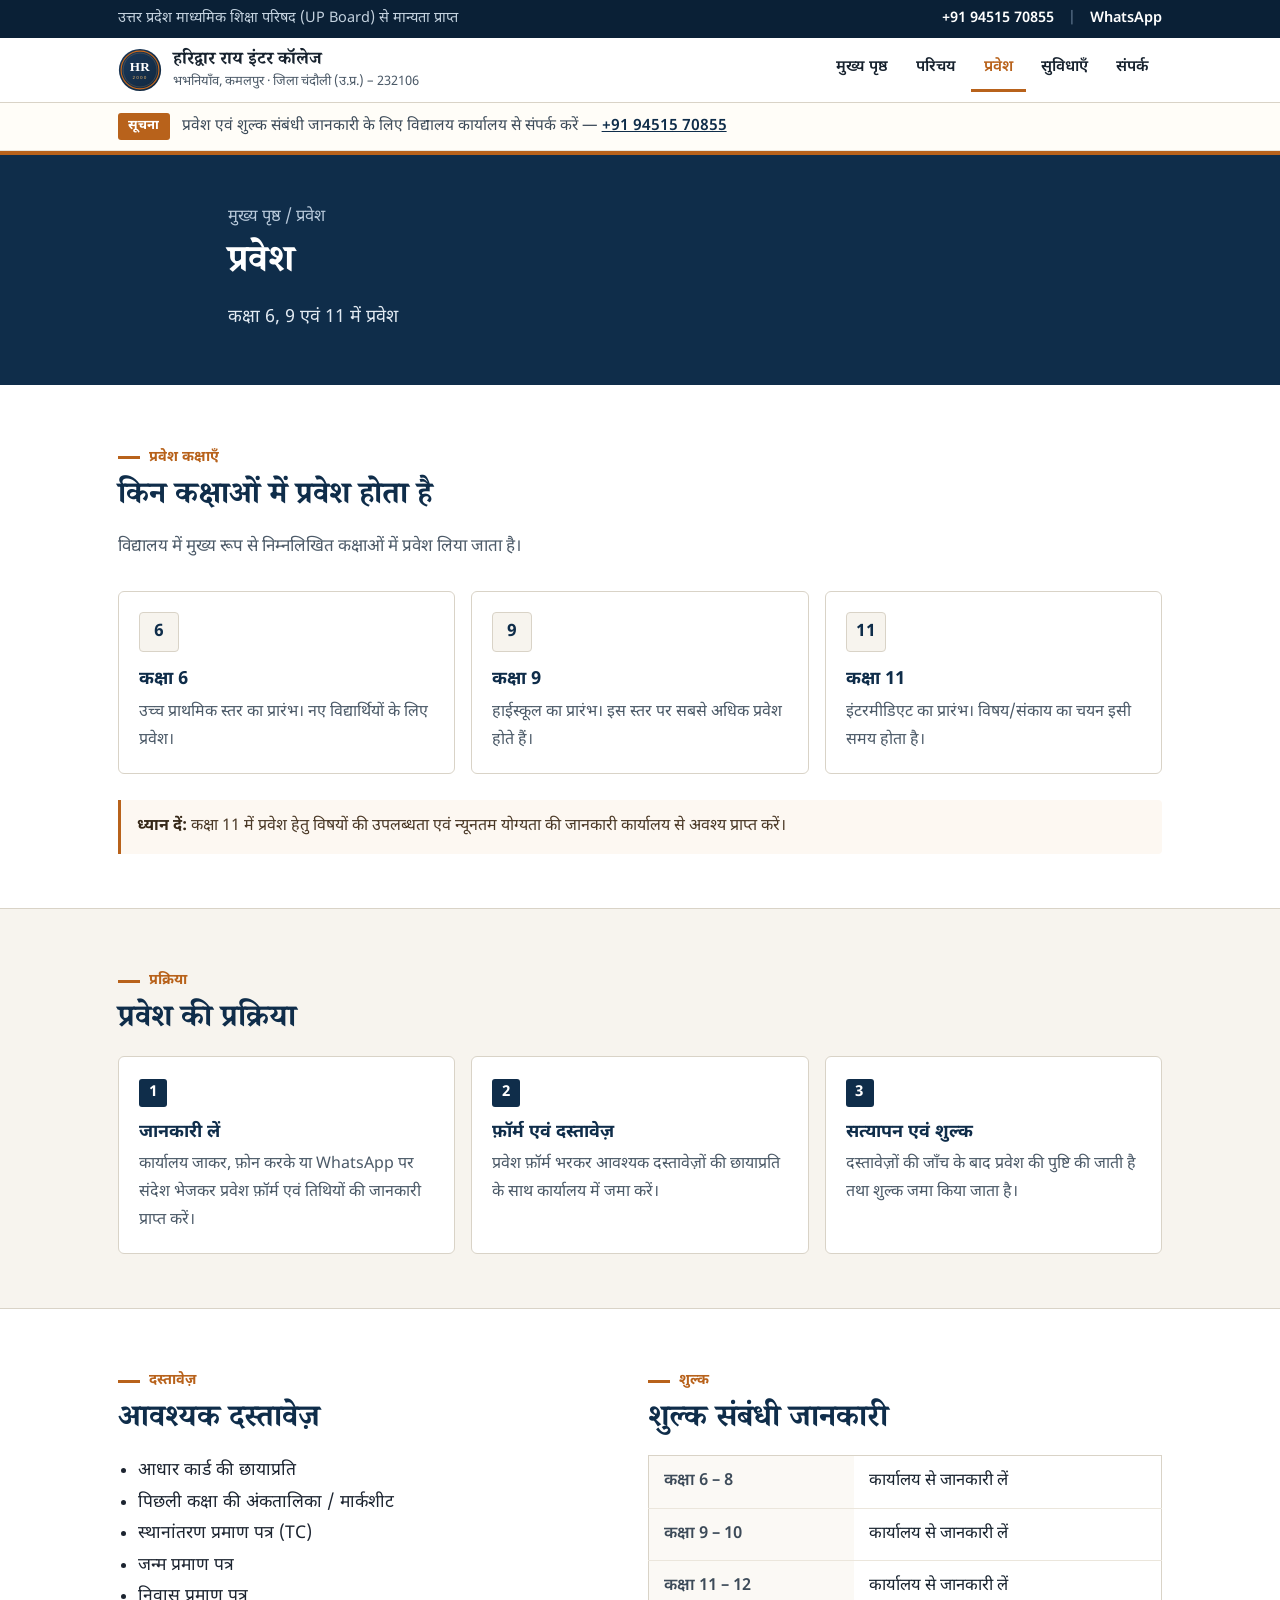
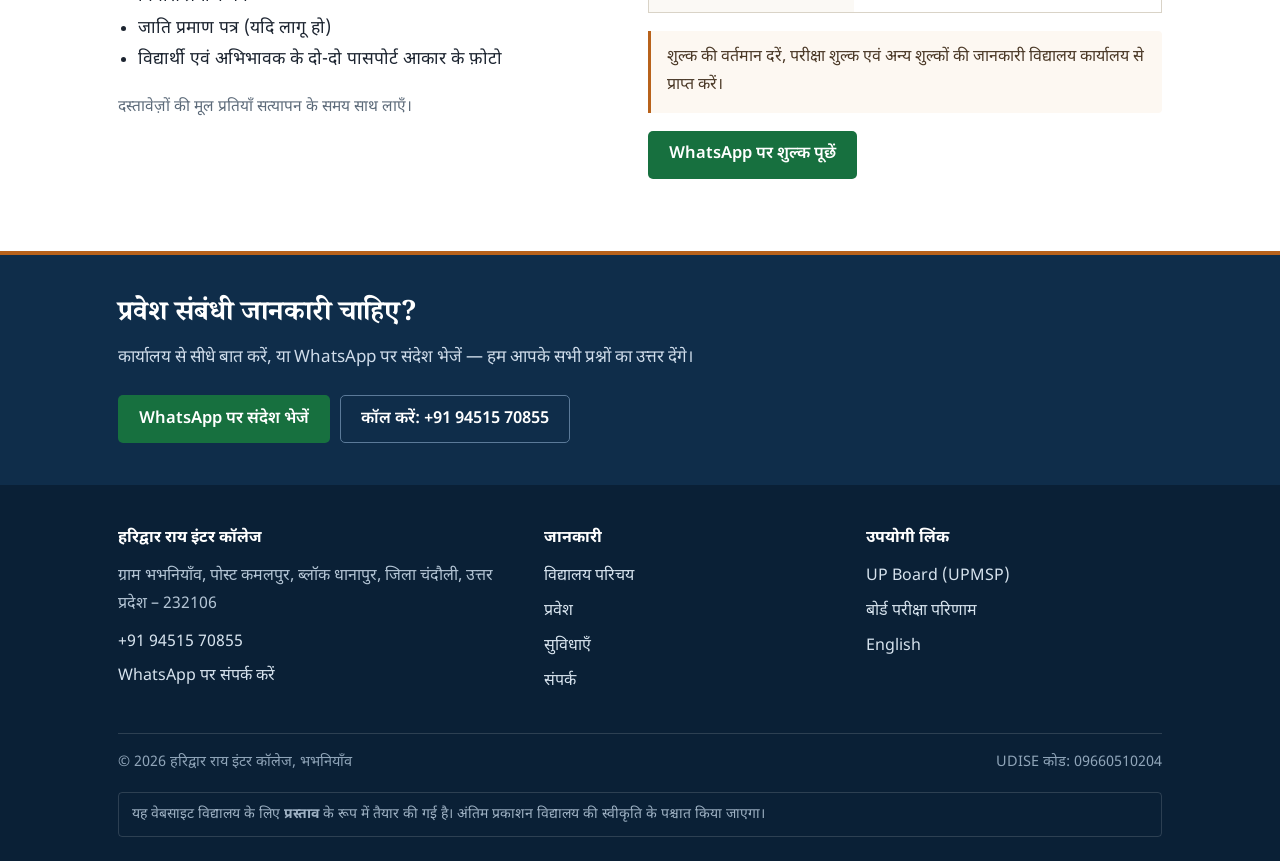
<file: admission.html>
<!DOCTYPE html>
<html lang="hi">
<head>
<meta charset="utf-8">
<meta name="viewport" content="width=device-width, initial-scale=1">
<title>प्रवेश | हरिद्वार राय इंटर कॉलेज</title>
<meta name="description" content="कक्षा 6, 9 एवं 11 में प्रवेश — प्रक्रिया, आवश्यक दस्तावेज़ एवं शुल्क संबंधी जानकारी। हरिद्वार राय इंटर कॉलेज, भभनियाँव, चंदौली।">
<meta name="robots" content="noindex, nofollow">
<meta name="theme-color" content="#10263d">
<meta property="og:type" content="website">
<meta property="og:title" content="प्रवेश | हरिद्वार राय इंटर कॉलेज">
<meta property="og:description" content="कक्षा 6, 9 एवं 11 में प्रवेश — प्रक्रिया, आवश्यक दस्तावेज़ एवं शुल्क संबंधी जानकारी। हरिद्वार राय इंटर कॉलेज, भभनियाँव, चंदौली।">
<meta property="og:locale" content="hi_IN">
<link rel="icon" href="assets/img/logo.svg" type="image/svg+xml">
<link rel="preconnect" href="https://fonts.googleapis.com">
<link rel="preconnect" href="https://fonts.gstatic.com" crossorigin>
<link href="https://fonts.googleapis.com/css2?family=Noto+Sans+Devanagari:wght@400;500;600;700&amp;family=Noto+Serif+Devanagari:wght@600;700&amp;display=swap" rel="stylesheet">
<link rel="stylesheet" href="assets/css/style.css">
</head>
<body>

<div class="topbar">
  <div class="wrap">
    <span class="tb-left">उत्तर प्रदेश माध्यमिक शिक्षा परिषद (UP Board) से मान्यता प्राप्त</span>
    <span class="tb-right">
      <a href="tel:+919451570855">+91 94515 70855</a>
      <span class="sep">|</span>
      <a href="https://wa.me/919451570855?text=%E0%A4%A8%E0%A4%AE%E0%A4%B8%E0%A5%8D%E0%A4%A4%E0%A5%87%2C%20%E0%A4%AE%E0%A5%81%E0%A4%9D%E0%A5%87%20%E0%A4%B9%E0%A4%B0%E0%A4%BF%E0%A4%A6%E0%A5%8D%E0%A4%B5%E0%A4%BE%E0%A4%B0%20%E0%A4%B0%E0%A4%BE%E0%A4%AF%20%E0%A4%87%E0%A4%82%E0%A4%9F%E0%A4%B0%20%E0%A4%95%E0%A5%89%E0%A4%B2%E0%A5%87%E0%A4%9C%20%E0%A4%AE%E0%A5%87%E0%A4%82%20%E0%A4%AA%E0%A5%8D%E0%A4%B0%E0%A4%B5%E0%A5%87%E0%A4%B6%20%E0%A4%95%E0%A5%87%20%E0%A4%AC%E0%A4%BE%E0%A4%B0%E0%A5%87%20%E0%A4%AE%E0%A5%87%E0%A4%82%20%E0%A4%9C%E0%A4%BE%E0%A4%A8%E0%A4%95%E0%A4%BE%E0%A4%B0%E0%A5%80%20%E0%A4%9A%E0%A4%BE%E0%A4%B9%E0%A4%BF%E0%A4%8F%E0%A5%A4" target="_blank" rel="noopener">WhatsApp</a>
    </span>
  </div>
</div>

<header class="site-head">
  <div class="wrap">
    <a class="brand" href="index.html">
      <img src="assets/img/logo.svg" alt="विद्यालय चिह्न" width="44" height="44">
      <span>
        <b>हरिद्वार राय इंटर कॉलेज</b>
        <small>भभनियाँव, कमलपुर · जिला चंदौली (उ.प्र.) – 232106</small>
      </span>
    </a>
    <nav class="nav" aria-label="मुख्य मेन्यू">
      <a href="index.html">मुख्य पृष्ठ</a>
      <a href="about.html">परिचय</a>
      <a href="admission.html" aria-current="page">प्रवेश</a>
      <a href="facilities.html">सुविधाएँ</a>
      <a href="contact.html">संपर्क</a>
    </nav>
  </div>
</header>

<div class="notice">
  <div class="wrap">
    <span class="notice-tag">सूचना</span>
    <p>प्रवेश एवं शुल्क संबंधी जानकारी के लिए विद्यालय कार्यालय से संपर्क करें — <a href="tel:+919451570855">+91 94515 70855</a></p>
  </div>
</div>

<main>

<div class="hero" style="padding:48px 0 52px">
  <div class="wrap">
    <p class="place">मुख्य पृष्ठ / प्रवेश</p>
    <h1 style="font-size:clamp(26px,4vw,38px)">प्रवेश</h1>
    <p class="lead" style="margin-bottom:0">कक्षा 6, 9 एवं 11 में प्रवेश</p>
  </div>
</div>

<section class="block">
  <div class="wrap">
    <span class="eyebrow">प्रवेश कक्षाएँ</span>
    <h2 class="title">किन कक्षाओं में प्रवेश होता है</h2>
    <p class="sub">विद्यालय में मुख्य रूप से निम्नलिखित कक्षाओं में प्रवेश लिया जाता है।</p>
    <div class="grid c3">
      <div class="card"><div class="ico">6</div><h3>कक्षा 6</h3><p>उच्च प्राथमिक स्तर का प्रारंभ। नए विद्यार्थियों के लिए प्रवेश।</p></div>
      <div class="card"><div class="ico">9</div><h3>कक्षा 9</h3><p>हाईस्कूल का प्रारंभ। इस स्तर पर सबसे अधिक प्रवेश होते हैं।</p></div>
      <div class="card"><div class="ico">11</div><h3>कक्षा 11</h3><p>इंटरमीडिएट का प्रारंभ। विषय/संकाय का चयन इसी समय होता है।</p></div>
    </div>
    <div class="note" style="margin-top:26px">
      <b>ध्यान दें:</b> कक्षा 11 में प्रवेश हेतु विषयों की उपलब्धता एवं न्यूनतम योग्यता की जानकारी कार्यालय से अवश्य प्राप्त करें।
    </div>
  </div>
</section>

<section class="block alt">
  <div class="wrap">
    <span class="eyebrow">प्रक्रिया</span>
    <h2 class="title">प्रवेश की प्रक्रिया</h2>
    <div class="steps">
      <div class="step"><h3>जानकारी लें</h3><p>कार्यालय जाकर, फ़ोन करके या WhatsApp पर संदेश भेजकर प्रवेश फ़ॉर्म एवं तिथियों की जानकारी प्राप्त करें।</p></div>
      <div class="step"><h3>फ़ॉर्म एवं दस्तावेज़</h3><p>प्रवेश फ़ॉर्म भरकर आवश्यक दस्तावेज़ों की छायाप्रति के साथ कार्यालय में जमा करें।</p></div>
      <div class="step"><h3>सत्यापन एवं शुल्क</h3><p>दस्तावेज़ों की जाँच के बाद प्रवेश की पुष्टि की जाती है तथा शुल्क जमा किया जाता है।</p></div>
    </div>
  </div>
</section>

<section class="block">
  <div class="wrap">
    <div class="grid c2" style="align-items:start">
      <div>
        <span class="eyebrow">दस्तावेज़</span>
        <h2 class="title">आवश्यक दस्तावेज़</h2>
        <ul style="padding-left:20px;margin:0;color:#1c2430">
          <li>आधार कार्ड की छायाप्रति</li>
          <li>पिछली कक्षा की अंकतालिका / मार्कशीट</li>
          <li>स्थानांतरण प्रमाण पत्र (TC)</li>
          <li>जन्म प्रमाण पत्र</li>
          <li>निवास प्रमाण पत्र</li>
          <li>जाति प्रमाण पत्र (यदि लागू हो)</li>
          <li>विद्यार्थी एवं अभिभावक के दो-दो पासपोर्ट आकार के फ़ोटो</li>
        </ul>
        <p style="margin-top:18px;color:#5d6b7a;font-size:15.5px">दस्तावेज़ों की मूल प्रतियाँ सत्यापन के समय साथ लाएँ।</p>
      </div>
      <div>
        <span class="eyebrow">शुल्क</span>
        <h2 class="title">शुल्क संबंधी जानकारी</h2>
        <table class="facts">
          <tr><th>कक्षा 6 – 8</th><td>कार्यालय से जानकारी लें</td></tr>
          <tr><th>कक्षा 9 – 10</th><td>कार्यालय से जानकारी लें</td></tr>
          <tr><th>कक्षा 11 – 12</th><td>कार्यालय से जानकारी लें</td></tr>
        </table>
        <div class="note" style="margin-top:18px">
          शुल्क की वर्तमान दरें, परीक्षा शुल्क एवं अन्य शुल्कों की जानकारी विद्यालय कार्यालय से प्राप्त करें।
        </div>
        <p style="margin-top:18px"><a class="btn btn-wa" href="https://wa.me/919451570855?text=%E0%A4%A8%E0%A4%AE%E0%A4%B8%E0%A5%8D%E0%A4%A4%E0%A5%87%2C%20%E0%A4%AE%E0%A5%81%E0%A4%9D%E0%A5%87%20%E0%A4%B9%E0%A4%B0%E0%A4%BF%E0%A4%A6%E0%A5%8D%E0%A4%B5%E0%A4%BE%E0%A4%B0%20%E0%A4%B0%E0%A4%BE%E0%A4%AF%20%E0%A4%87%E0%A4%82%E0%A4%9F%E0%A4%B0%20%E0%A4%95%E0%A5%89%E0%A4%B2%E0%A5%87%E0%A4%9C%20%E0%A4%AE%E0%A5%87%E0%A4%82%20%E0%A4%AA%E0%A5%8D%E0%A4%B0%E0%A4%B5%E0%A5%87%E0%A4%B6%20%E0%A4%95%E0%A5%87%20%E0%A4%AC%E0%A4%BE%E0%A4%B0%E0%A5%87%20%E0%A4%AE%E0%A5%87%E0%A4%82%20%E0%A4%9C%E0%A4%BE%E0%A4%A8%E0%A4%95%E0%A4%BE%E0%A4%B0%E0%A5%80%20%E0%A4%9A%E0%A4%BE%E0%A4%B9%E0%A4%BF%E0%A4%8F%E0%A5%A4" target="_blank" rel="noopener">WhatsApp पर शुल्क पूछें</a></p>
      </div>
    </div>
  </div>
</section>


<div class="band">
  <div class="wrap">
    <h2>प्रवेश संबंधी जानकारी चाहिए?</h2>
    <p>कार्यालय से सीधे बात करें, या WhatsApp पर संदेश भेजें — हम आपके सभी प्रश्नों का उत्तर देंगे।</p>
    <div class="btn-row">
      <a class="btn btn-wa" href="https://wa.me/919451570855?text=%E0%A4%A8%E0%A4%AE%E0%A4%B8%E0%A5%8D%E0%A4%A4%E0%A5%87%2C%20%E0%A4%AE%E0%A5%81%E0%A4%9D%E0%A5%87%20%E0%A4%B9%E0%A4%B0%E0%A4%BF%E0%A4%A6%E0%A5%8D%E0%A4%B5%E0%A4%BE%E0%A4%B0%20%E0%A4%B0%E0%A4%BE%E0%A4%AF%20%E0%A4%87%E0%A4%82%E0%A4%9F%E0%A4%B0%20%E0%A4%95%E0%A5%89%E0%A4%B2%E0%A5%87%E0%A4%9C%20%E0%A4%AE%E0%A5%87%E0%A4%82%20%E0%A4%AA%E0%A5%8D%E0%A4%B0%E0%A4%B5%E0%A5%87%E0%A4%B6%20%E0%A4%95%E0%A5%87%20%E0%A4%AC%E0%A4%BE%E0%A4%B0%E0%A5%87%20%E0%A4%AE%E0%A5%87%E0%A4%82%20%E0%A4%9C%E0%A4%BE%E0%A4%A8%E0%A4%95%E0%A4%BE%E0%A4%B0%E0%A5%80%20%E0%A4%9A%E0%A4%BE%E0%A4%B9%E0%A4%BF%E0%A4%8F%E0%A5%A4" target="_blank" rel="noopener">WhatsApp पर संदेश भेजें</a>
      <a class="btn btn-ghost" href="tel:+919451570855">कॉल करें: +91 94515 70855</a>
    </div>
  </div>
</div>

</main>

<footer class="site">
  <div class="wrap">
    <div class="cols">
      <div>
        <h4>हरिद्वार राय इंटर कॉलेज</h4>
        <p style="margin:0 0 10px">ग्राम भभनियाँव, पोस्ट कमलपुर, ब्लॉक धानापुर, जिला चंदौली, उत्तर प्रदेश – 232106</p>
        <p style="margin:0 0 6px"><a href="tel:+919451570855">+91 94515 70855</a></p>
        <p style="margin:0"><a href="https://wa.me/919451570855?text=%E0%A4%A8%E0%A4%AE%E0%A4%B8%E0%A5%8D%E0%A4%A4%E0%A5%87%2C%20%E0%A4%AE%E0%A5%81%E0%A4%9D%E0%A5%87%20%E0%A4%B9%E0%A4%B0%E0%A4%BF%E0%A4%A6%E0%A5%8D%E0%A4%B5%E0%A4%BE%E0%A4%B0%20%E0%A4%B0%E0%A4%BE%E0%A4%AF%20%E0%A4%87%E0%A4%82%E0%A4%9F%E0%A4%B0%20%E0%A4%95%E0%A5%89%E0%A4%B2%E0%A5%87%E0%A4%9C%20%E0%A4%AE%E0%A5%87%E0%A4%82%20%E0%A4%AA%E0%A5%8D%E0%A4%B0%E0%A4%B5%E0%A5%87%E0%A4%B6%20%E0%A4%95%E0%A5%87%20%E0%A4%AC%E0%A4%BE%E0%A4%B0%E0%A5%87%20%E0%A4%AE%E0%A5%87%E0%A4%82%20%E0%A4%9C%E0%A4%BE%E0%A4%A8%E0%A4%95%E0%A4%BE%E0%A4%B0%E0%A5%80%20%E0%A4%9A%E0%A4%BE%E0%A4%B9%E0%A4%BF%E0%A4%8F%E0%A5%A4" target="_blank" rel="noopener">WhatsApp पर संपर्क करें</a></p>
      </div>
      <div>
        <h4>जानकारी</h4>
        <ul>
          <li><a href="about.html">विद्यालय परिचय</a></li>
          <li><a href="admission.html">प्रवेश</a></li>
          <li><a href="facilities.html">सुविधाएँ</a></li>
          <li><a href="contact.html">संपर्क</a></li>
        </ul>
      </div>
      <div>
        <h4>उपयोगी लिंक</h4>
        <ul>
          <li><a href="https://upmsp.edu.in/" target="_blank" rel="noopener">UP Board (UPMSP)</a></li>
          <li><a href="https://upresults.nic.in/" target="_blank" rel="noopener">बोर्ड परीक्षा परिणाम</a></li>
          <li><a href="en/index.html">English</a></li>
        </ul>
      </div>
    </div>
    <div class="bottom">
      <span>© <span id="yr">2026</span> हरिद्वार राय इंटर कॉलेज, भभनियाँव</span>
      <span>UDISE कोड: 09660510204</span>
    </div>
    <div class="proposal-note">
      यह वेबसाइट विद्यालय के लिए <b>प्रस्ताव</b> के रूप में तैयार की गई है। अंतिम प्रकाशन विद्यालय की स्वीकृति के पश्चात किया जाएगा।
    </div>
  </div>
</footer>

<script src="assets/js/main.js" defer></script>
</body>
</html>
</file>
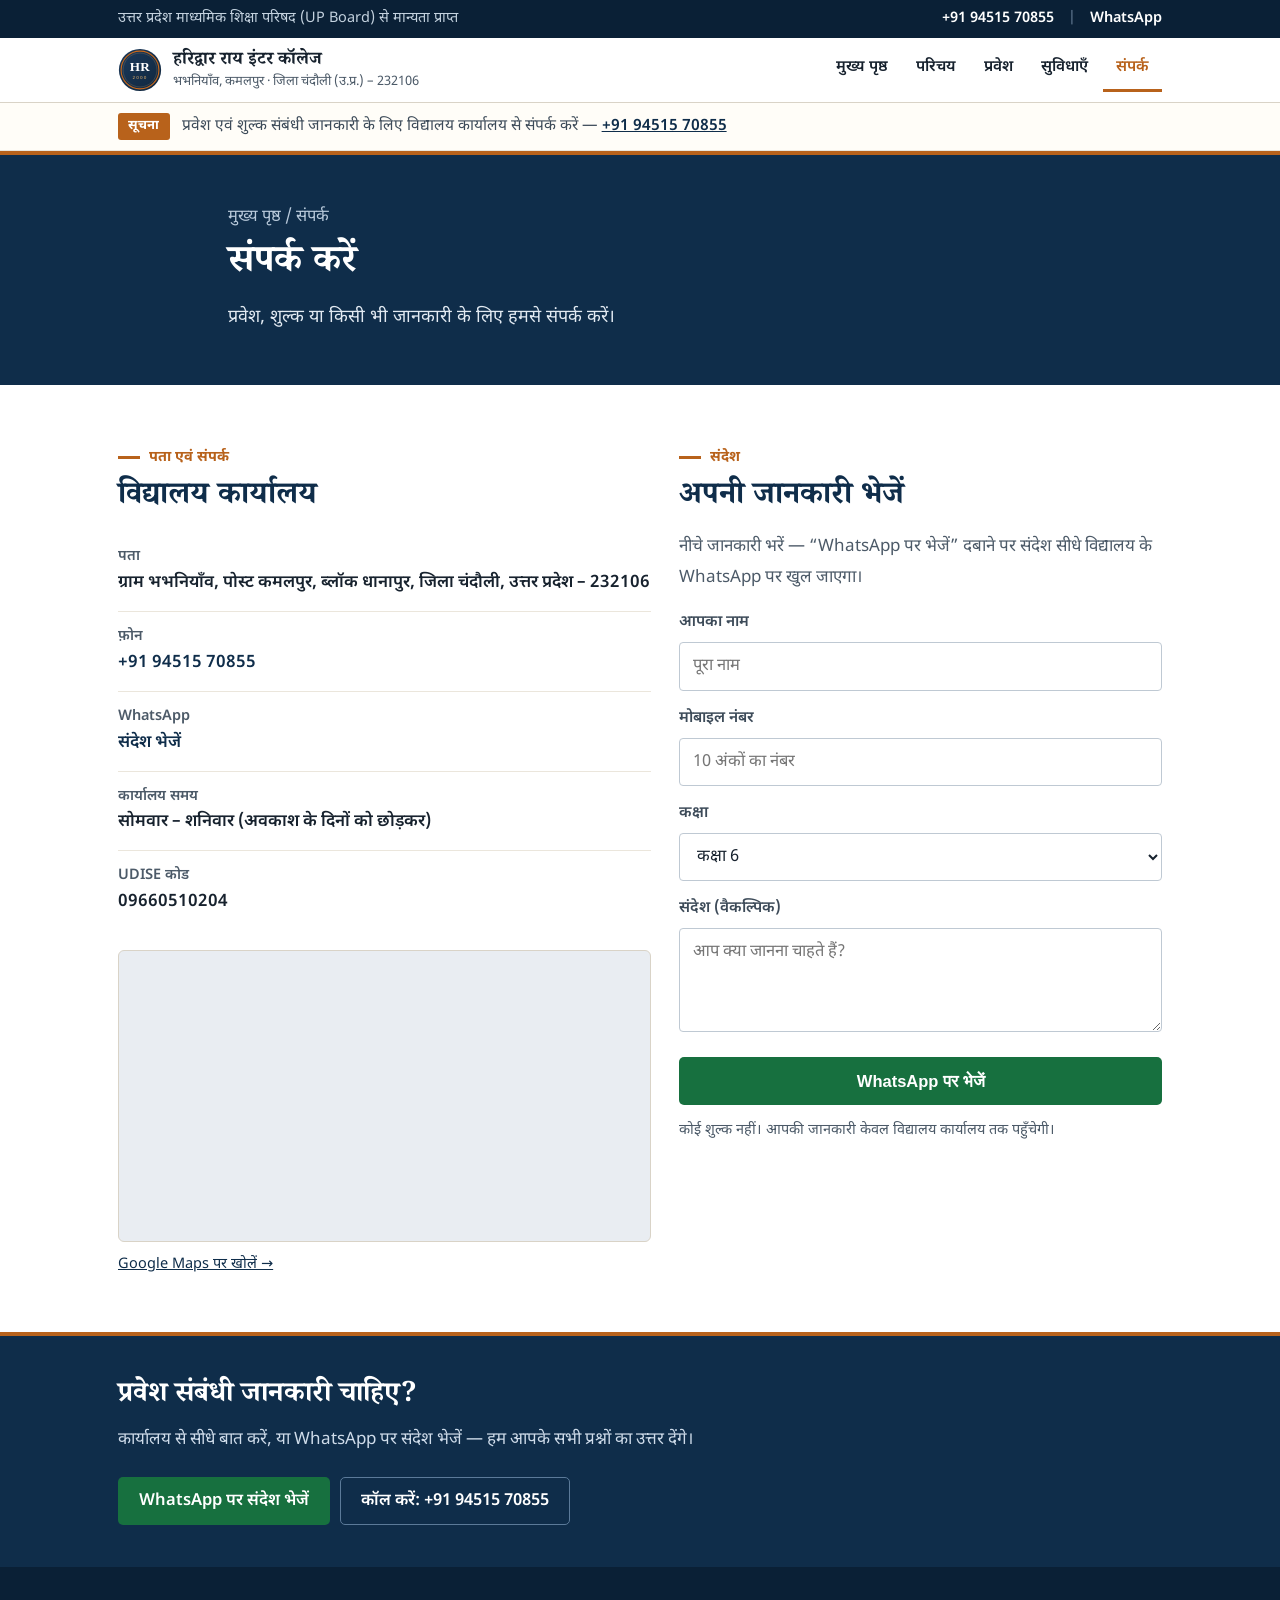
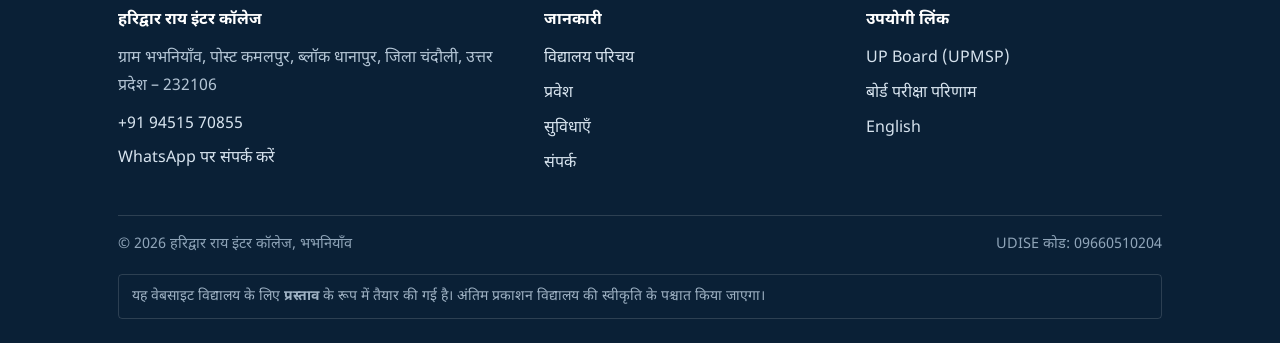
<file: contact.html>
<!DOCTYPE html>
<html lang="hi">
<head>
<meta charset="utf-8">
<meta name="viewport" content="width=device-width, initial-scale=1">
<title>संपर्क | हरिद्वार राय इंटर कॉलेज</title>
<meta name="description" content="हरिद्वार राय इंटर कॉलेज से संपर्क करें — पता, फ़ोन नंबर, WhatsApp, नक्शा एवं कार्यालय समय।">
<meta name="robots" content="noindex, nofollow">
<meta name="theme-color" content="#10263d">
<meta property="og:type" content="website">
<meta property="og:title" content="संपर्क | हरिद्वार राय इंटर कॉलेज">
<meta property="og:description" content="हरिद्वार राय इंटर कॉलेज से संपर्क करें — पता, फ़ोन नंबर, WhatsApp, नक्शा एवं कार्यालय समय।">
<meta property="og:locale" content="hi_IN">
<link rel="icon" href="assets/img/logo.svg" type="image/svg+xml">
<link rel="preconnect" href="https://fonts.googleapis.com">
<link rel="preconnect" href="https://fonts.gstatic.com" crossorigin>
<link href="https://fonts.googleapis.com/css2?family=Noto+Sans+Devanagari:wght@400;500;600;700&amp;family=Noto+Serif+Devanagari:wght@600;700&amp;display=swap" rel="stylesheet">
<link rel="stylesheet" href="assets/css/style.css">
</head>
<body>

<div class="topbar">
  <div class="wrap">
    <span class="tb-left">उत्तर प्रदेश माध्यमिक शिक्षा परिषद (UP Board) से मान्यता प्राप्त</span>
    <span class="tb-right">
      <a href="tel:+919451570855">+91 94515 70855</a>
      <span class="sep">|</span>
      <a href="https://wa.me/919451570855?text=%E0%A4%A8%E0%A4%AE%E0%A4%B8%E0%A5%8D%E0%A4%A4%E0%A5%87%2C%20%E0%A4%AE%E0%A5%81%E0%A4%9D%E0%A5%87%20%E0%A4%B9%E0%A4%B0%E0%A4%BF%E0%A4%A6%E0%A5%8D%E0%A4%B5%E0%A4%BE%E0%A4%B0%20%E0%A4%B0%E0%A4%BE%E0%A4%AF%20%E0%A4%87%E0%A4%82%E0%A4%9F%E0%A4%B0%20%E0%A4%95%E0%A5%89%E0%A4%B2%E0%A5%87%E0%A4%9C%20%E0%A4%AE%E0%A5%87%E0%A4%82%20%E0%A4%AA%E0%A5%8D%E0%A4%B0%E0%A4%B5%E0%A5%87%E0%A4%B6%20%E0%A4%95%E0%A5%87%20%E0%A4%AC%E0%A4%BE%E0%A4%B0%E0%A5%87%20%E0%A4%AE%E0%A5%87%E0%A4%82%20%E0%A4%9C%E0%A4%BE%E0%A4%A8%E0%A4%95%E0%A4%BE%E0%A4%B0%E0%A5%80%20%E0%A4%9A%E0%A4%BE%E0%A4%B9%E0%A4%BF%E0%A4%8F%E0%A5%A4" target="_blank" rel="noopener">WhatsApp</a>
    </span>
  </div>
</div>

<header class="site-head">
  <div class="wrap">
    <a class="brand" href="index.html">
      <img src="assets/img/logo.svg" alt="विद्यालय चिह्न" width="44" height="44">
      <span>
        <b>हरिद्वार राय इंटर कॉलेज</b>
        <small>भभनियाँव, कमलपुर · जिला चंदौली (उ.प्र.) – 232106</small>
      </span>
    </a>
    <nav class="nav" aria-label="मुख्य मेन्यू">
      <a href="index.html">मुख्य पृष्ठ</a>
      <a href="about.html">परिचय</a>
      <a href="admission.html">प्रवेश</a>
      <a href="facilities.html">सुविधाएँ</a>
      <a href="contact.html" aria-current="page">संपर्क</a>
    </nav>
  </div>
</header>

<div class="notice">
  <div class="wrap">
    <span class="notice-tag">सूचना</span>
    <p>प्रवेश एवं शुल्क संबंधी जानकारी के लिए विद्यालय कार्यालय से संपर्क करें — <a href="tel:+919451570855">+91 94515 70855</a></p>
  </div>
</div>

<main>

<div class="hero" style="padding:48px 0 52px">
  <div class="wrap">
    <p class="place">मुख्य पृष्ठ / संपर्क</p>
    <h1 style="font-size:clamp(26px,4vw,38px)">संपर्क करें</h1>
    <p class="lead" style="margin-bottom:0">प्रवेश, शुल्क या किसी भी जानकारी के लिए हमसे संपर्क करें।</p>
  </div>
</div>

<section class="block">
  <div class="wrap">
    <div class="contact-grid">
      <div>
        <span class="eyebrow">पता एवं संपर्क</span>
        <h2 class="title">विद्यालय कार्यालय</h2>
        <ul class="info-list">
          <li>
            <div>
              <div class="k">पता</div>
              <div class="v">ग्राम भभनियाँव, पोस्ट कमलपुर, ब्लॉक धानापुर, जिला चंदौली, उत्तर प्रदेश – 232106</div>
            </div>
          </li>
          <li>
            <div>
              <div class="k">फ़ोन</div>
              <div class="v"><a href="tel:+919451570855">+91 94515 70855</a></div>
            </div>
          </li>
          <li>
            <div>
              <div class="k">WhatsApp</div>
              <div class="v"><a href="https://wa.me/919451570855?text=%E0%A4%A8%E0%A4%AE%E0%A4%B8%E0%A5%8D%E0%A4%A4%E0%A5%87%2C%20%E0%A4%AE%E0%A5%81%E0%A4%9D%E0%A5%87%20%E0%A4%B9%E0%A4%B0%E0%A4%BF%E0%A4%A6%E0%A5%8D%E0%A4%B5%E0%A4%BE%E0%A4%B0%20%E0%A4%B0%E0%A4%BE%E0%A4%AF%20%E0%A4%87%E0%A4%82%E0%A4%9F%E0%A4%B0%20%E0%A4%95%E0%A5%89%E0%A4%B2%E0%A5%87%E0%A4%9C%20%E0%A4%AE%E0%A5%87%E0%A4%82%20%E0%A4%AA%E0%A5%8D%E0%A4%B0%E0%A4%B5%E0%A5%87%E0%A4%B6%20%E0%A4%95%E0%A5%87%20%E0%A4%AC%E0%A4%BE%E0%A4%B0%E0%A5%87%20%E0%A4%AE%E0%A5%87%E0%A4%82%20%E0%A4%9C%E0%A4%BE%E0%A4%A8%E0%A4%95%E0%A4%BE%E0%A4%B0%E0%A5%80%20%E0%A4%9A%E0%A4%BE%E0%A4%B9%E0%A4%BF%E0%A4%8F%E0%A5%A4" target="_blank" rel="noopener">संदेश भेजें</a></div>
            </div>
          </li>
          <li>
            <div>
              <div class="k">कार्यालय समय</div>
              <div class="v">सोमवार – शनिवार (अवकाश के दिनों को छोड़कर)</div>
            </div>
          </li>
          <li>
            <div>
              <div class="k">UDISE कोड</div>
              <div class="v">09660510204</div>
            </div>
          </li>
        </ul>
        <div class="map-frame" style="margin-top:20px">
          <iframe src="https://maps.google.com/maps?q=25.385612,83.37574&amp;hl=hi&amp;z=15&amp;output=embed"
                  title="विद्यालय का नक्शा" loading="lazy" referrerpolicy="no-referrer-when-downgrade"></iframe>
        </div>
        <p style="margin:10px 0 0;font-size:14.5px"><a href="https://www.google.com/maps/search/?api=1&amp;query=25.385612,83.37574" target="_blank" rel="noopener">Google Maps पर खोलें →</a></p>
      </div>

      <div>
        <span class="eyebrow">संदेश</span>
        <h2 class="title">अपनी जानकारी भेजें</h2>
        <p class="sub" style="margin-bottom:16px">नीचे जानकारी भरें — “WhatsApp पर भेजें” दबाने पर संदेश सीधे विद्यालय के WhatsApp पर खुल जाएगा।</p>
        <form class="enquiry" id="enquiry-form">
          <div>
            <label for="f-name">आपका नाम</label>
            <input id="f-name" name="name" type="text" placeholder="पूरा नाम" required>
          </div>
          <div>
            <label for="f-phone">मोबाइल नंबर</label>
            <input id="f-phone" name="phone" type="tel" inputmode="numeric" placeholder="10 अंकों का नंबर" required>
          </div>
          <div>
            <label for="f-class">कक्षा</label>
            <select id="f-class" name="class">
              <option>कक्षा 6</option>
              <option>कक्षा 7</option>
              <option>कक्षा 8</option>
              <option>कक्षा 9</option>
              <option>कक्षा 10</option>
              <option>कक्षा 11</option>
              <option>कक्षा 12</option>
            </select>
          </div>
          <div>
            <label for="f-msg">संदेश (वैकल्पिक)</label>
            <textarea id="f-msg" name="message" placeholder="आप क्या जानना चाहते हैं?"></textarea>
          </div>
          <button class="btn btn-wa" type="submit" style="justify-content:center">WhatsApp पर भेजें</button>
          <p class="hint">कोई शुल्क नहीं। आपकी जानकारी केवल विद्यालय कार्यालय तक पहुँचेगी।</p>
        </form>
      </div>
    </div>
  </div>
</section>


<div class="band">
  <div class="wrap">
    <h2>प्रवेश संबंधी जानकारी चाहिए?</h2>
    <p>कार्यालय से सीधे बात करें, या WhatsApp पर संदेश भेजें — हम आपके सभी प्रश्नों का उत्तर देंगे।</p>
    <div class="btn-row">
      <a class="btn btn-wa" href="https://wa.me/919451570855?text=%E0%A4%A8%E0%A4%AE%E0%A4%B8%E0%A5%8D%E0%A4%A4%E0%A5%87%2C%20%E0%A4%AE%E0%A5%81%E0%A4%9D%E0%A5%87%20%E0%A4%B9%E0%A4%B0%E0%A4%BF%E0%A4%A6%E0%A5%8D%E0%A4%B5%E0%A4%BE%E0%A4%B0%20%E0%A4%B0%E0%A4%BE%E0%A4%AF%20%E0%A4%87%E0%A4%82%E0%A4%9F%E0%A4%B0%20%E0%A4%95%E0%A5%89%E0%A4%B2%E0%A5%87%E0%A4%9C%20%E0%A4%AE%E0%A5%87%E0%A4%82%20%E0%A4%AA%E0%A5%8D%E0%A4%B0%E0%A4%B5%E0%A5%87%E0%A4%B6%20%E0%A4%95%E0%A5%87%20%E0%A4%AC%E0%A4%BE%E0%A4%B0%E0%A5%87%20%E0%A4%AE%E0%A5%87%E0%A4%82%20%E0%A4%9C%E0%A4%BE%E0%A4%A8%E0%A4%95%E0%A4%BE%E0%A4%B0%E0%A5%80%20%E0%A4%9A%E0%A4%BE%E0%A4%B9%E0%A4%BF%E0%A4%8F%E0%A5%A4" target="_blank" rel="noopener">WhatsApp पर संदेश भेजें</a>
      <a class="btn btn-ghost" href="tel:+919451570855">कॉल करें: +91 94515 70855</a>
    </div>
  </div>
</div>

</main>

<footer class="site">
  <div class="wrap">
    <div class="cols">
      <div>
        <h4>हरिद्वार राय इंटर कॉलेज</h4>
        <p style="margin:0 0 10px">ग्राम भभनियाँव, पोस्ट कमलपुर, ब्लॉक धानापुर, जिला चंदौली, उत्तर प्रदेश – 232106</p>
        <p style="margin:0 0 6px"><a href="tel:+919451570855">+91 94515 70855</a></p>
        <p style="margin:0"><a href="https://wa.me/919451570855?text=%E0%A4%A8%E0%A4%AE%E0%A4%B8%E0%A5%8D%E0%A4%A4%E0%A5%87%2C%20%E0%A4%AE%E0%A5%81%E0%A4%9D%E0%A5%87%20%E0%A4%B9%E0%A4%B0%E0%A4%BF%E0%A4%A6%E0%A5%8D%E0%A4%B5%E0%A4%BE%E0%A4%B0%20%E0%A4%B0%E0%A4%BE%E0%A4%AF%20%E0%A4%87%E0%A4%82%E0%A4%9F%E0%A4%B0%20%E0%A4%95%E0%A5%89%E0%A4%B2%E0%A5%87%E0%A4%9C%20%E0%A4%AE%E0%A5%87%E0%A4%82%20%E0%A4%AA%E0%A5%8D%E0%A4%B0%E0%A4%B5%E0%A5%87%E0%A4%B6%20%E0%A4%95%E0%A5%87%20%E0%A4%AC%E0%A4%BE%E0%A4%B0%E0%A5%87%20%E0%A4%AE%E0%A5%87%E0%A4%82%20%E0%A4%9C%E0%A4%BE%E0%A4%A8%E0%A4%95%E0%A4%BE%E0%A4%B0%E0%A5%80%20%E0%A4%9A%E0%A4%BE%E0%A4%B9%E0%A4%BF%E0%A4%8F%E0%A5%A4" target="_blank" rel="noopener">WhatsApp पर संपर्क करें</a></p>
      </div>
      <div>
        <h4>जानकारी</h4>
        <ul>
          <li><a href="about.html">विद्यालय परिचय</a></li>
          <li><a href="admission.html">प्रवेश</a></li>
          <li><a href="facilities.html">सुविधाएँ</a></li>
          <li><a href="contact.html">संपर्क</a></li>
        </ul>
      </div>
      <div>
        <h4>उपयोगी लिंक</h4>
        <ul>
          <li><a href="https://upmsp.edu.in/" target="_blank" rel="noopener">UP Board (UPMSP)</a></li>
          <li><a href="https://upresults.nic.in/" target="_blank" rel="noopener">बोर्ड परीक्षा परिणाम</a></li>
          <li><a href="en/index.html">English</a></li>
        </ul>
      </div>
    </div>
    <div class="bottom">
      <span>© <span id="yr">2026</span> हरिद्वार राय इंटर कॉलेज, भभनियाँव</span>
      <span>UDISE कोड: 09660510204</span>
    </div>
    <div class="proposal-note">
      यह वेबसाइट विद्यालय के लिए <b>प्रस्ताव</b> के रूप में तैयार की गई है। अंतिम प्रकाशन विद्यालय की स्वीकृति के पश्चात किया जाएगा।
    </div>
  </div>
</footer>

<script src="assets/js/main.js" defer></script>
</body>
</html>
</file>
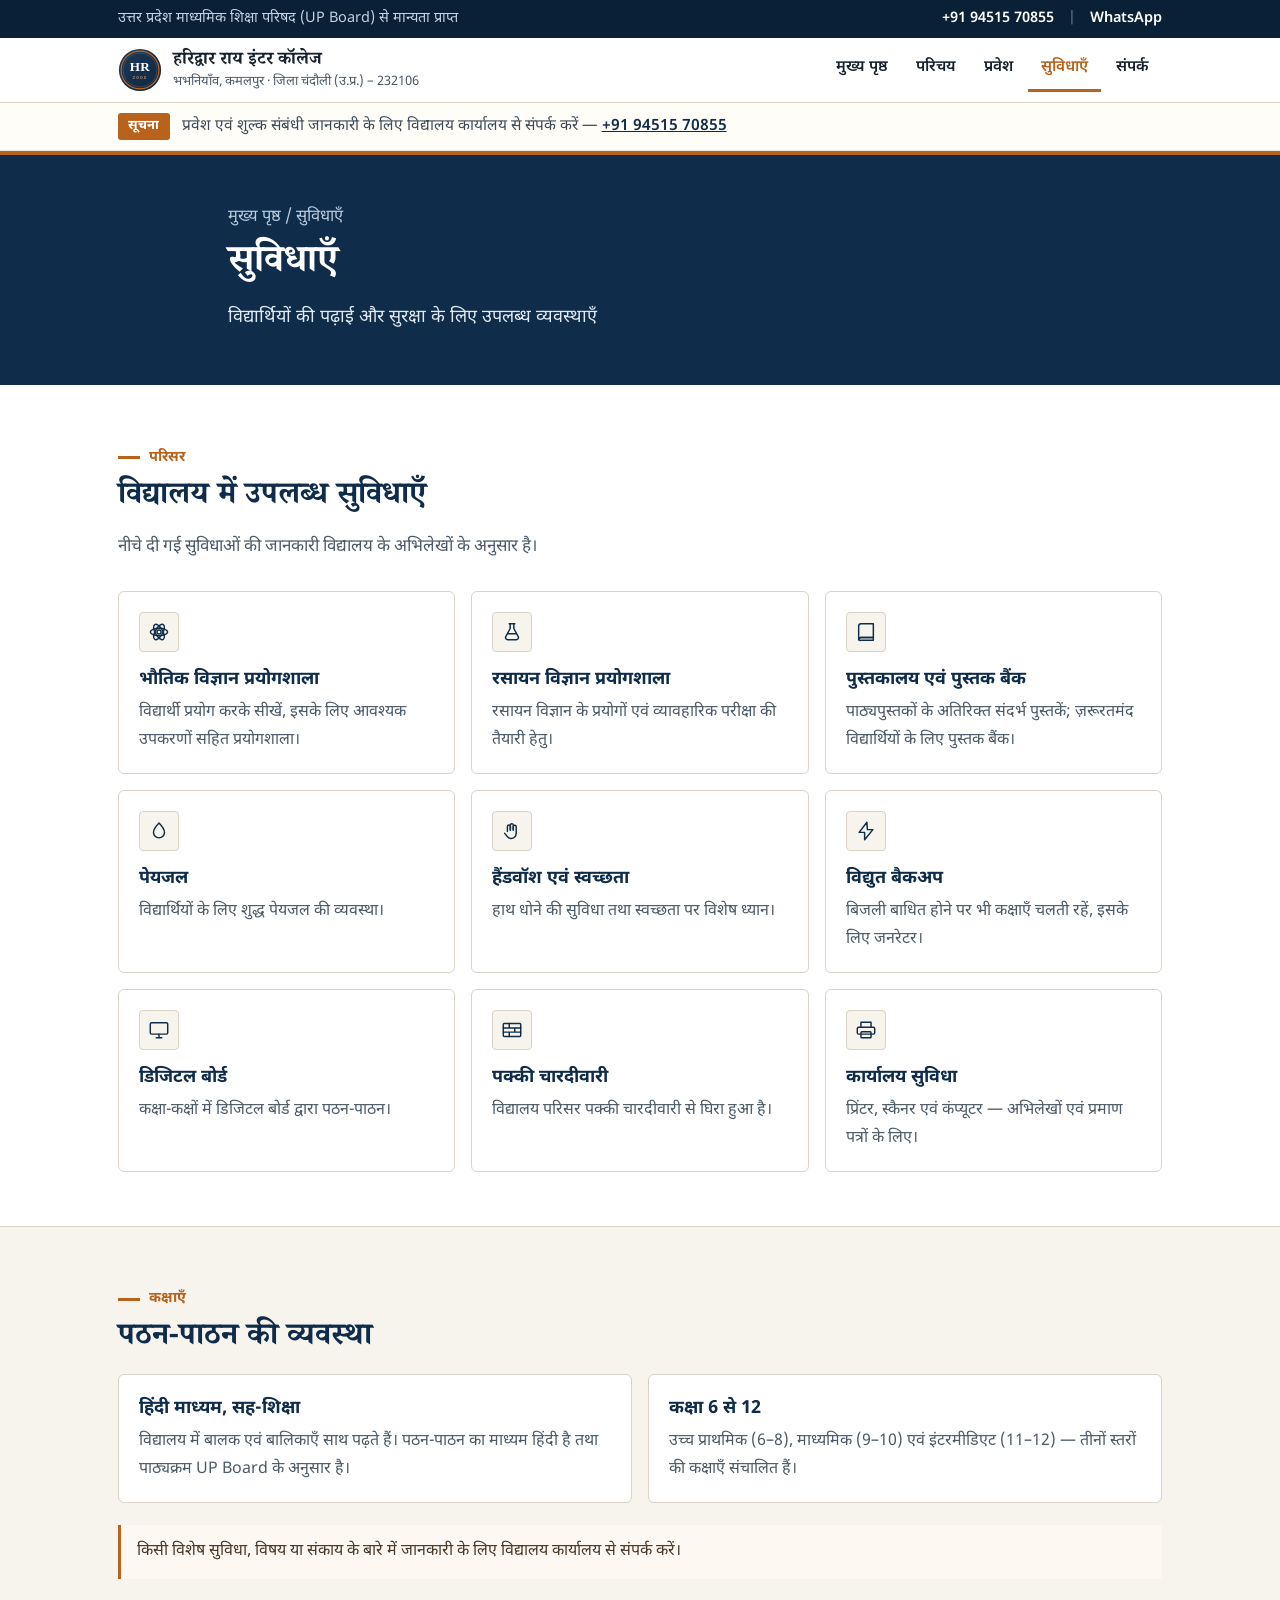
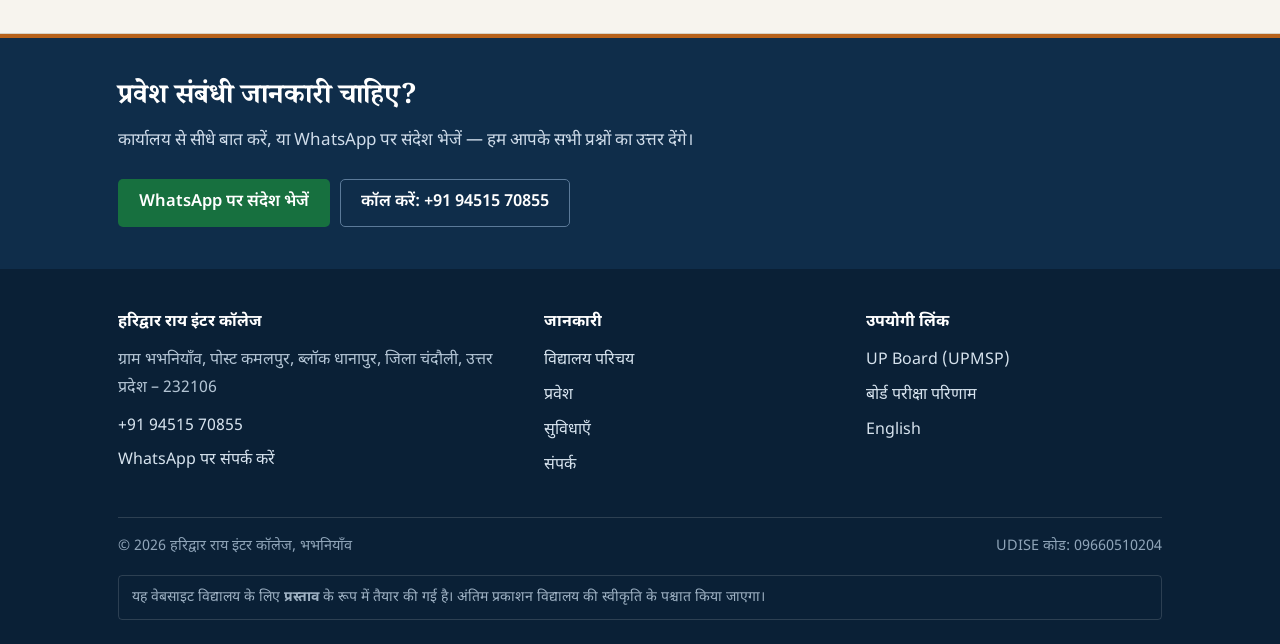
<file: facilities.html>
<!DOCTYPE html>
<html lang="hi">
<head>
<meta charset="utf-8">
<meta name="viewport" content="width=device-width, initial-scale=1">
<title>सुविधाएँ | हरिद्वार राय इंटर कॉलेज</title>
<meta name="description" content="विद्यालय में उपलब्ध सुविधाएँ — विज्ञान प्रयोगशालाएँ, पुस्तकालय एवं पुस्तक बैंक, पेयजल, विद्युत बैकअप एवं डिजिटल बोर्ड।">
<meta name="robots" content="noindex, nofollow">
<meta name="theme-color" content="#10263d">
<meta property="og:type" content="website">
<meta property="og:title" content="सुविधाएँ | हरिद्वार राय इंटर कॉलेज">
<meta property="og:description" content="विद्यालय में उपलब्ध सुविधाएँ — विज्ञान प्रयोगशालाएँ, पुस्तकालय एवं पुस्तक बैंक, पेयजल, विद्युत बैकअप एवं डिजिटल बोर्ड।">
<meta property="og:locale" content="hi_IN">
<link rel="icon" href="assets/img/logo.svg" type="image/svg+xml">
<link rel="preconnect" href="https://fonts.googleapis.com">
<link rel="preconnect" href="https://fonts.gstatic.com" crossorigin>
<link href="https://fonts.googleapis.com/css2?family=Noto+Sans+Devanagari:wght@400;500;600;700&amp;family=Noto+Serif+Devanagari:wght@600;700&amp;display=swap" rel="stylesheet">
<link rel="stylesheet" href="assets/css/style.css">
</head>
<body>

<div class="topbar">
  <div class="wrap">
    <span class="tb-left">उत्तर प्रदेश माध्यमिक शिक्षा परिषद (UP Board) से मान्यता प्राप्त</span>
    <span class="tb-right">
      <a href="tel:+919451570855">+91 94515 70855</a>
      <span class="sep">|</span>
      <a href="https://wa.me/919451570855?text=%E0%A4%A8%E0%A4%AE%E0%A4%B8%E0%A5%8D%E0%A4%A4%E0%A5%87%2C%20%E0%A4%AE%E0%A5%81%E0%A4%9D%E0%A5%87%20%E0%A4%B9%E0%A4%B0%E0%A4%BF%E0%A4%A6%E0%A5%8D%E0%A4%B5%E0%A4%BE%E0%A4%B0%20%E0%A4%B0%E0%A4%BE%E0%A4%AF%20%E0%A4%87%E0%A4%82%E0%A4%9F%E0%A4%B0%20%E0%A4%95%E0%A5%89%E0%A4%B2%E0%A5%87%E0%A4%9C%20%E0%A4%AE%E0%A5%87%E0%A4%82%20%E0%A4%AA%E0%A5%8D%E0%A4%B0%E0%A4%B5%E0%A5%87%E0%A4%B6%20%E0%A4%95%E0%A5%87%20%E0%A4%AC%E0%A4%BE%E0%A4%B0%E0%A5%87%20%E0%A4%AE%E0%A5%87%E0%A4%82%20%E0%A4%9C%E0%A4%BE%E0%A4%A8%E0%A4%95%E0%A4%BE%E0%A4%B0%E0%A5%80%20%E0%A4%9A%E0%A4%BE%E0%A4%B9%E0%A4%BF%E0%A4%8F%E0%A5%A4" target="_blank" rel="noopener">WhatsApp</a>
    </span>
  </div>
</div>

<header class="site-head">
  <div class="wrap">
    <a class="brand" href="index.html">
      <img src="assets/img/logo.svg" alt="विद्यालय चिह्न" width="44" height="44">
      <span>
        <b>हरिद्वार राय इंटर कॉलेज</b>
        <small>भभनियाँव, कमलपुर · जिला चंदौली (उ.प्र.) – 232106</small>
      </span>
    </a>
    <nav class="nav" aria-label="मुख्य मेन्यू">
      <a href="index.html">मुख्य पृष्ठ</a>
      <a href="about.html">परिचय</a>
      <a href="admission.html">प्रवेश</a>
      <a href="facilities.html" aria-current="page">सुविधाएँ</a>
      <a href="contact.html">संपर्क</a>
    </nav>
  </div>
</header>

<div class="notice">
  <div class="wrap">
    <span class="notice-tag">सूचना</span>
    <p>प्रवेश एवं शुल्क संबंधी जानकारी के लिए विद्यालय कार्यालय से संपर्क करें — <a href="tel:+919451570855">+91 94515 70855</a></p>
  </div>
</div>

<main>

<div class="hero" style="padding:48px 0 52px">
  <div class="wrap">
    <p class="place">मुख्य पृष्ठ / सुविधाएँ</p>
    <h1 style="font-size:clamp(26px,4vw,38px)">सुविधाएँ</h1>
    <p class="lead" style="margin-bottom:0">विद्यार्थियों की पढ़ाई और सुरक्षा के लिए उपलब्ध व्यवस्थाएँ</p>
  </div>
</div>

<section class="block">
  <div class="wrap">
    <span class="eyebrow">परिसर</span>
    <h2 class="title">विद्यालय में उपलब्ध सुविधाएँ</h2>
    <p class="sub">नीचे दी गई सुविधाओं की जानकारी विद्यालय के अभिलेखों के अनुसार है।</p>
    <div class="grid c3">
      <div class="card"><div class="ico"><svg viewBox="0 0 24 24" fill="none" stroke="currentColor" stroke-width="1.6" stroke-linecap="round" stroke-linejoin="round" aria-hidden="true" focusable="false"><circle cx="12" cy="12" r="2.2"/><ellipse cx="12" cy="12" rx="9.4" ry="4.1"/><ellipse cx="12" cy="12" rx="9.4" ry="4.1" transform="rotate(60 12 12)"/><ellipse cx="12" cy="12" rx="9.4" ry="4.1" transform="rotate(120 12 12)"/></svg></div><h3>भौतिक विज्ञान प्रयोगशाला</h3><p>विद्यार्थी प्रयोग करके सीखें, इसके लिए आवश्यक उपकरणों सहित प्रयोगशाला।</p></div>
      <div class="card"><div class="ico"><svg viewBox="0 0 24 24" fill="none" stroke="currentColor" stroke-width="1.6" stroke-linecap="round" stroke-linejoin="round" aria-hidden="true" focusable="false"><path d="M9 3h6"/><path d="M10 3v5.2L5.2 17a2.4 2.4 0 0 0 2.1 3.5h9.4a2.4 2.4 0 0 0 2.1-3.5L14 8.2V3"/><path d="M7.5 14h9"/></svg></div><h3>रसायन विज्ञान प्रयोगशाला</h3><p>रसायन विज्ञान के प्रयोगों एवं व्यावहारिक परीक्षा की तैयारी हेतु।</p></div>
      <div class="card"><div class="ico"><svg viewBox="0 0 24 24" fill="none" stroke="currentColor" stroke-width="1.6" stroke-linecap="round" stroke-linejoin="round" aria-hidden="true" focusable="false"><path d="M4 5.5A2.5 2.5 0 0 1 6.5 3H20v15H6.5A2.5 2.5 0 0 0 4 20.5z"/><path d="M4 20.5A2.5 2.5 0 0 1 6.5 18H20v3H6.5A2.5 2.5 0 0 1 4 20.5z"/></svg></div><h3>पुस्तकालय एवं पुस्तक बैंक</h3><p>पाठ्यपुस्तकों के अतिरिक्त संदर्भ पुस्तकें; ज़रूरतमंद विद्यार्थियों के लिए पुस्तक बैंक।</p></div>
      <div class="card"><div class="ico"><svg viewBox="0 0 24 24" fill="none" stroke="currentColor" stroke-width="1.6" stroke-linecap="round" stroke-linejoin="round" aria-hidden="true" focusable="false"><path d="M12 3.2s6 6.1 6 10.3a6 6 0 0 1-12 0C6 9.3 12 3.2 12 3.2z"/></svg></div><h3>पेयजल</h3><p>विद्यार्थियों के लिए शुद्ध पेयजल की व्यवस्था।</p></div>
      <div class="card"><div class="ico"><svg viewBox="0 0 24 24" fill="none" stroke="currentColor" stroke-width="1.6" stroke-linecap="round" stroke-linejoin="round" aria-hidden="true" focusable="false"><path d="M7 12.5V7a1.6 1.6 0 0 1 3.2 0v4.2"/><path d="M10.2 11V5.6a1.6 1.6 0 0 1 3.2 0v5.2"/><path d="M13.4 11V7.4a1.6 1.6 0 0 1 3.2 0v7.1a5.6 5.6 0 0 1-5.6 5.6h-.6a4 4 0 0 1-3.1-1.5L4 14.6"/></svg></div><h3>हैंडवॉश एवं स्वच्छता</h3><p>हाथ धोने की सुविधा तथा स्वच्छता पर विशेष ध्यान।</p></div>
      <div class="card"><div class="ico"><svg viewBox="0 0 24 24" fill="none" stroke="currentColor" stroke-width="1.6" stroke-linecap="round" stroke-linejoin="round" aria-hidden="true" focusable="false"><path d="M13 2.5 4.5 13.5h6L10.5 21.5 19.5 10.5h-6z"/></svg></div><h3>विद्युत बैकअप</h3><p>बिजली बाधित होने पर भी कक्षाएँ चलती रहें, इसके लिए जनरेटर।</p></div>
      <div class="card"><div class="ico"><svg viewBox="0 0 24 24" fill="none" stroke="currentColor" stroke-width="1.6" stroke-linecap="round" stroke-linejoin="round" aria-hidden="true" focusable="false"><rect x="2.5" y="4" width="19" height="12.5" rx="1.5"/><path d="M9 20.5h6M12 16.5v4"/></svg></div><h3>डिजिटल बोर्ड</h3><p>कक्षा-कक्षों में डिजिटल बोर्ड द्वारा पठन-पाठन।</p></div>
      <div class="card"><div class="ico"><svg viewBox="0 0 24 24" fill="none" stroke="currentColor" stroke-width="1.6" stroke-linecap="round" stroke-linejoin="round" aria-hidden="true" focusable="false"><rect x="2.5" y="5" width="19" height="14" rx="1"/><path d="M2.5 9.7h19M2.5 14.3h19M9 5v4.7M15 9.7v4.6M9 14.3V19"/></svg></div><h3>पक्की चारदीवारी</h3><p>विद्यालय परिसर पक्की चारदीवारी से घिरा हुआ है।</p></div>
      <div class="card"><div class="ico"><svg viewBox="0 0 24 24" fill="none" stroke="currentColor" stroke-width="1.6" stroke-linecap="round" stroke-linejoin="round" aria-hidden="true" focusable="false"><path d="M6.5 9V3.5h11V9"/><rect x="2.5" y="9" width="19" height="7.5" rx="1.5"/><rect x="6.5" y="14" width="11" height="6.5" rx="1"/></svg></div><h3>कार्यालय सुविधा</h3><p>प्रिंटर, स्कैनर एवं कंप्यूटर — अभिलेखों एवं प्रमाण पत्रों के लिए।</p></div>
    </div>
  </div>
</section>

<section class="block alt">
  <div class="wrap">
    <span class="eyebrow">कक्षाएँ</span>
    <h2 class="title">पठन-पाठन की व्यवस्था</h2>
    <div class="grid c2" style="align-items:start">
      <div class="card">
        <h3 style="margin-top:0">हिंदी माध्यम, सह-शिक्षा</h3>
        <p>विद्यालय में बालक एवं बालिकाएँ साथ पढ़ते हैं। पठन-पाठन का माध्यम हिंदी है तथा पाठ्यक्रम UP Board के अनुसार है।</p>
      </div>
      <div class="card">
        <h3 style="margin-top:0">कक्षा 6 से 12</h3>
        <p>उच्च प्राथमिक (6–8), माध्यमिक (9–10) एवं इंटरमीडिएट (11–12) — तीनों स्तरों की कक्षाएँ संचालित हैं।</p>
      </div>
    </div>
    <div class="note" style="margin-top:22px">
      किसी विशेष सुविधा, विषय या संकाय के बारे में जानकारी के लिए विद्यालय कार्यालय से संपर्क करें।
    </div>
  </div>
</section>


<div class="band">
  <div class="wrap">
    <h2>प्रवेश संबंधी जानकारी चाहिए?</h2>
    <p>कार्यालय से सीधे बात करें, या WhatsApp पर संदेश भेजें — हम आपके सभी प्रश्नों का उत्तर देंगे।</p>
    <div class="btn-row">
      <a class="btn btn-wa" href="https://wa.me/919451570855?text=%E0%A4%A8%E0%A4%AE%E0%A4%B8%E0%A5%8D%E0%A4%A4%E0%A5%87%2C%20%E0%A4%AE%E0%A5%81%E0%A4%9D%E0%A5%87%20%E0%A4%B9%E0%A4%B0%E0%A4%BF%E0%A4%A6%E0%A5%8D%E0%A4%B5%E0%A4%BE%E0%A4%B0%20%E0%A4%B0%E0%A4%BE%E0%A4%AF%20%E0%A4%87%E0%A4%82%E0%A4%9F%E0%A4%B0%20%E0%A4%95%E0%A5%89%E0%A4%B2%E0%A5%87%E0%A4%9C%20%E0%A4%AE%E0%A5%87%E0%A4%82%20%E0%A4%AA%E0%A5%8D%E0%A4%B0%E0%A4%B5%E0%A5%87%E0%A4%B6%20%E0%A4%95%E0%A5%87%20%E0%A4%AC%E0%A4%BE%E0%A4%B0%E0%A5%87%20%E0%A4%AE%E0%A5%87%E0%A4%82%20%E0%A4%9C%E0%A4%BE%E0%A4%A8%E0%A4%95%E0%A4%BE%E0%A4%B0%E0%A5%80%20%E0%A4%9A%E0%A4%BE%E0%A4%B9%E0%A4%BF%E0%A4%8F%E0%A5%A4" target="_blank" rel="noopener">WhatsApp पर संदेश भेजें</a>
      <a class="btn btn-ghost" href="tel:+919451570855">कॉल करें: +91 94515 70855</a>
    </div>
  </div>
</div>

</main>

<footer class="site">
  <div class="wrap">
    <div class="cols">
      <div>
        <h4>हरिद्वार राय इंटर कॉलेज</h4>
        <p style="margin:0 0 10px">ग्राम भभनियाँव, पोस्ट कमलपुर, ब्लॉक धानापुर, जिला चंदौली, उत्तर प्रदेश – 232106</p>
        <p style="margin:0 0 6px"><a href="tel:+919451570855">+91 94515 70855</a></p>
        <p style="margin:0"><a href="https://wa.me/919451570855?text=%E0%A4%A8%E0%A4%AE%E0%A4%B8%E0%A5%8D%E0%A4%A4%E0%A5%87%2C%20%E0%A4%AE%E0%A5%81%E0%A4%9D%E0%A5%87%20%E0%A4%B9%E0%A4%B0%E0%A4%BF%E0%A4%A6%E0%A5%8D%E0%A4%B5%E0%A4%BE%E0%A4%B0%20%E0%A4%B0%E0%A4%BE%E0%A4%AF%20%E0%A4%87%E0%A4%82%E0%A4%9F%E0%A4%B0%20%E0%A4%95%E0%A5%89%E0%A4%B2%E0%A5%87%E0%A4%9C%20%E0%A4%AE%E0%A5%87%E0%A4%82%20%E0%A4%AA%E0%A5%8D%E0%A4%B0%E0%A4%B5%E0%A5%87%E0%A4%B6%20%E0%A4%95%E0%A5%87%20%E0%A4%AC%E0%A4%BE%E0%A4%B0%E0%A5%87%20%E0%A4%AE%E0%A5%87%E0%A4%82%20%E0%A4%9C%E0%A4%BE%E0%A4%A8%E0%A4%95%E0%A4%BE%E0%A4%B0%E0%A5%80%20%E0%A4%9A%E0%A4%BE%E0%A4%B9%E0%A4%BF%E0%A4%8F%E0%A5%A4" target="_blank" rel="noopener">WhatsApp पर संपर्क करें</a></p>
      </div>
      <div>
        <h4>जानकारी</h4>
        <ul>
          <li><a href="about.html">विद्यालय परिचय</a></li>
          <li><a href="admission.html">प्रवेश</a></li>
          <li><a href="facilities.html">सुविधाएँ</a></li>
          <li><a href="contact.html">संपर्क</a></li>
        </ul>
      </div>
      <div>
        <h4>उपयोगी लिंक</h4>
        <ul>
          <li><a href="https://upmsp.edu.in/" target="_blank" rel="noopener">UP Board (UPMSP)</a></li>
          <li><a href="https://upresults.nic.in/" target="_blank" rel="noopener">बोर्ड परीक्षा परिणाम</a></li>
          <li><a href="en/index.html">English</a></li>
        </ul>
      </div>
    </div>
    <div class="bottom">
      <span>© <span id="yr">2026</span> हरिद्वार राय इंटर कॉलेज, भभनियाँव</span>
      <span>UDISE कोड: 09660510204</span>
    </div>
    <div class="proposal-note">
      यह वेबसाइट विद्यालय के लिए <b>प्रस्ताव</b> के रूप में तैयार की गई है। अंतिम प्रकाशन विद्यालय की स्वीकृति के पश्चात किया जाएगा।
    </div>
  </div>
</footer>

<script src="assets/js/main.js" defer></script>
</body>
</html>
</file>
<file: assets/css/style.css>
/* ============================================================
   Haridwar Rai Inter College — proposal site
   Institutional styling. Hindi-first, mobile-first.
   No frameworks. No external icon fonts.
   ============================================================ */

:root {
  --navy: #0f2d4a;
  --navy-deep: #0a2036;
  --saffron: #b8621b;
  --saffron-soft: #f6e9db;
  --cream: #f7f4ee;
  --paper: #ffffff;
  --ink: #17222e;
  --muted: #4c5a68;
  --line: #d9d3c7;
  --line-soft: #ebe6dc;
  --green: #1d6b3f;
  --radius: 6px;
  --max: 1080px;
}

* { box-sizing: border-box; }

html {
  -webkit-text-size-adjust: 100%;
  text-size-adjust: 100%;
  scroll-behavior: smooth;
}

body {
  margin: 0;
  font-family: "Noto Sans Devanagari", "Nirmala UI", "Mangal", system-ui, -apple-system, "Segoe UI", Roboto, Arial, sans-serif;
  font-size: 17.5px;
  line-height: 1.8;
  color: var(--ink);
  background: var(--paper);
  -webkit-font-smoothing: antialiased;
  -moz-osx-font-smoothing: grayscale;
  text-rendering: optimizeLegibility;
  -webkit-tap-highlight-color: rgba(15,45,74,.12);
}

img { max-width: 100%; height: auto; display: block; }
a { color: var(--navy); }
p { margin: 0 0 1em; }

.wrap {
  width: 100%;
  max-width: var(--max);
  margin: 0 auto;
  padding: 0 18px;
}

/* ---------- utility bar ---------- */
.topbar {
  background: var(--navy-deep);
  color: #c4d2df;
  font-size: 14.5px;
  line-height: 1.5;
}
.topbar .wrap {
  display: flex; align-items: center; justify-content: space-between;
  gap: 8px 20px; flex-wrap: wrap;
  padding-top: 8px; padding-bottom: 8px;
}
.topbar .tb-left { flex: 1 1 auto; min-width: 0; }
.topbar .tb-right { flex: 0 0 auto; display: flex; gap: 14px; align-items: center; }
.topbar a { color: #ffffff; text-decoration: none; font-weight: 600; }
.topbar a:hover { text-decoration: underline; }
.topbar .sep { color: #6b819a; }

/* ---------- header ---------- */
.site-head {
  position: sticky; top: 0; z-index: 50;
  background: #fff;
  border-bottom: 1px solid var(--line);
}
.site-head .wrap {
  display: flex; align-items: center; gap: 12px;
  padding-top: 10px; padding-bottom: 10px;
}
.brand {
  display: flex; align-items: center; gap: 11px;
  text-decoration: none; color: var(--ink);
  min-width: 0; flex: 0 1 auto;
}
.brand img { width: 44px; height: 44px; flex: 0 0 44px; }
.brand b {
  display: block;
  font-family: "Noto Serif Devanagari", Georgia, "Times New Roman", serif;
  font-size: 18px; line-height: 1.35; font-weight: 700;
}
.brand small {
  display: block; color: var(--muted);
  font-size: 13px; line-height: 1.4;
}

.nav {
  margin-left: auto;
  display: flex; align-items: stretch; gap: 2px;
  overflow-x: auto;
  scrollbar-width: none;
  -ms-overflow-style: none;
}
.nav::-webkit-scrollbar { display: none; }
.nav a {
  display: flex; align-items: center;
  min-height: 44px;
  padding: 0 13px;
  text-decoration: none;
  color: var(--ink);
  font-size: 15.5px;
  font-weight: 600;
  border-bottom: 3px solid transparent;
  white-space: nowrap;
}
.nav a:hover { color: var(--saffron); border-bottom-color: var(--line); }
.nav a[aria-current="page"] { color: var(--saffron); border-bottom-color: var(--saffron); }

/* ---------- notice strip ---------- */
.notice {
  background: #fffdf8;
  border-bottom: 1px solid var(--line-soft);
}
.notice .wrap {
  display: flex; align-items: center; gap: 12px;
  padding-top: 10px; padding-bottom: 10px;
  font-size: 15.5px; line-height: 1.6;
}
.notice-tag {
  flex: 0 0 auto;
  background: var(--saffron);
  color: #fff;
  font-size: 13px;
  font-weight: 700;
  padding: 3px 10px;
  border-radius: 3px;
  letter-spacing: .2px;
}
.notice p { margin: 0; color: #3d4b59; }
.notice a { color: var(--navy); font-weight: 600; }

/* ---------- hero ---------- */
.hero {
  background: var(--navy);
  color: #fff;
  border-top: 4px solid var(--saffron);
  padding: 44px 0 46px;
}
.hero .wrap { max-width: 860px; }
.hero .pill {
  display: inline-block;
  font-size: 14.5px;
  font-weight: 600;
  color: #e8c9a8;
  border-left: 3px solid var(--saffron);
  padding-left: 11px;
  margin-bottom: 18px;
  line-height: 1.5;
}
.hero h1 {
  font-family: "Noto Serif Devanagari", Georgia, "Times New Roman", serif;
  font-size: clamp(30px, 5vw, 46px);
  line-height: 1.3;
  font-weight: 700;
  margin: 0 0 12px;
  color: #ffffff;
}
.hero .place {
  color: #b9cadb;
  font-size: 16.5px;
  line-height: 1.7;
  margin: 0 0 10px;
}
.hero .lead {
  color: #e2eaf2;
  font-size: 18px;
  line-height: 1.75;
  margin: 0 0 26px;
  max-width: 660px;
}

/* ---------- buttons ---------- */
.btn-row { display: flex; flex-wrap: wrap; gap: 10px; }
.btn {
  display: inline-flex; align-items: center; justify-content: center;
  gap: 8px;
  min-height: 48px;
  padding: 11px 20px;
  border-radius: 5px;
  border: 1px solid transparent;
  text-decoration: none;
  font-size: 16.5px;
  font-weight: 600;
  line-height: 1.4;
  cursor: pointer;
}
.btn-primary { background: var(--saffron); color: #fff; }
.btn-primary:hover { background: #a1540f; }
.btn-ghost { border-color: #5b7a99; color: #fff; }
.btn-ghost:hover { background: rgba(255,255,255,.09); }
.btn-dark { background: var(--navy); color: #fff; }
.btn-dark:hover { background: var(--navy-deep); }
.btn-wa { background: #17703f; color: #fff; }
.btn-wa:hover { background: #125c34; }

/* ---------- key figures ---------- */
.stats {
  background: var(--cream);
  border-bottom: 1px solid var(--line);
}
.stats .wrap {
  display: grid;
  grid-template-columns: repeat(4, 1fr);
  padding-top: 0; padding-bottom: 0;
}
.stat {
  padding: 20px 10px;
  text-align: center;
  border-right: 1px solid var(--line);
}
.stat:last-child { border-right: 0; }
.stat b {
  display: block;
  font-family: "Noto Serif Devanagari", Georgia, serif;
  font-size: clamp(22px, 3vw, 27px);
  line-height: 1.3;
  color: var(--navy);
  font-weight: 700;
}
.stat span {
  display: block;
  font-size: 14.5px;
  color: var(--muted);
  line-height: 1.5;
  margin-top: 2px;
}

/* ---------- sections ---------- */
section.block { padding: 54px 0; }
section.block.alt {
  background: var(--cream);
  border-top: 1px solid var(--line);
  border-bottom: 1px solid var(--line);
}

.eyebrow {
  display: inline-flex; align-items: center; gap: 9px;
  font-size: 14.5px;
  font-weight: 700;
  color: var(--saffron);
  margin-bottom: 8px;
  line-height: 1.5;
}
.eyebrow::before {
  content: "";
  display: block;
  width: 22px; height: 3px;
  background: var(--saffron);
}

h2.title {
  font-family: "Noto Serif Devanagari", Georgia, "Times New Roman", serif;
  font-size: clamp(23px, 3.3vw, 31px);
  line-height: 1.4;
  font-weight: 700;
  color: var(--navy);
  margin: 0 0 12px;
}
p.sub {
  color: var(--muted);
  font-size: 17px;
  line-height: 1.8;
  margin: 0 0 28px;
  max-width: 720px;
}

.grid { display: grid; gap: 16px; }
.grid.c2 { grid-template-columns: repeat(auto-fit, minmax(310px, 1fr)); }
.grid.c3 { grid-template-columns: repeat(auto-fit, minmax(288px, 1fr)); }
.grid.c4 { grid-template-columns: repeat(auto-fit, minmax(210px, 1fr)); }

.card {
  background: #fff;
  border: 1px solid var(--line);
  border-radius: var(--radius);
  padding: 20px 20px 18px;
}
.card h3 {
  font-size: 18px;
  line-height: 1.5;
  color: var(--navy);
  margin: 0 0 6px;
  font-weight: 700;
}
.card p { margin: 0; color: var(--muted); font-size: 16px; line-height: 1.75; }
.card .ico {
  width: 40px; height: 40px;
  display: grid; place-items: center;
  border: 1px solid var(--line);
  border-radius: 4px;
  background: var(--cream);
  color: var(--navy);
  margin-bottom: 14px;
  font-weight: 700;
  font-size: 17px;
}
.card .ico svg { width: 22px; height: 22px; }

/* ---------- facts table ---------- */
.facts {
  width: 100%;
  border-collapse: collapse;
  font-size: 16.5px;
  border: 1px solid var(--line);
  background: #fff;
}
.facts th, .facts td {
  padding: 12px 15px;
  text-align: left;
  vertical-align: top;
  border-bottom: 1px solid var(--line-soft);
  line-height: 1.65;
}
.facts tr:last-child th, .facts tr:last-child td { border-bottom: 0; }
.facts th {
  width: 40%;
  color: #3d4b59;
  font-weight: 600;
  background: #fbf9f5;
}
.facts td { color: var(--ink); }

/* ---------- steps ---------- */
.steps {
  counter-reset: s;
  display: grid; gap: 16px;
  grid-template-columns: repeat(auto-fit, minmax(250px, 1fr));
}
.step {
  background: #fff;
  border: 1px solid var(--line);
  border-radius: var(--radius);
  padding: 22px 20px 18px;
}
.step::before {
  counter-increment: s;
  content: counter(s);
  display: grid; place-items: center;
  width: 28px; height: 28px;
  border-radius: 3px;
  background: var(--navy);
  color: #fff;
  font-size: 15px;
  font-weight: 700;
  margin-bottom: 12px;
}
.step h3 { margin: 0 0 5px; font-size: 18px; line-height: 1.5; color: var(--navy); }
.step p { margin: 0; color: var(--muted); font-size: 16px; line-height: 1.75; }

/* ---------- gallery ---------- */
.gallery {
  display: grid; gap: 12px;
  grid-template-columns: repeat(3, 1fr);
}
.shot {
  position: relative;
  aspect-ratio: 4 / 3;
  border: 1px solid var(--line);
  border-radius: var(--radius);
  overflow: hidden;
  background: #e9edf2;
  display: grid; place-items: center;
}
.shot svg { width: 42%; height: 42%; color: #93a3b3; }
.shot span {
  position: absolute; left: 0; right: 0; bottom: 0;
  padding: 7px 10px;
  font-size: 14px;
  font-weight: 600;
  line-height: 1.4;
  color: #fff;
  background: rgba(15,45,74,.82);
}

/* ---------- note ---------- */
.note {
  border-left: 3px solid var(--saffron);
  background: #fdf8f2;
  padding: 13px 16px;
  font-size: 16px;
  line-height: 1.75;
  color: #4a3826;
  border-radius: 0 4px 4px 0;
}
.note b { color: #362818; }

/* ---------- band ---------- */
.band {
  background: var(--navy);
  border-top: 4px solid var(--saffron);
  color: #fff;
  padding: 42px 0;
}
.band h2 {
  font-family: "Noto Serif Devanagari", Georgia, serif;
  margin: 0 0 8px;
  font-size: clamp(22px, 3vw, 28px);
  line-height: 1.4;
}
.band p {
  margin: 0 0 22px;
  color: #cfdcea;
  font-size: 17px;
  line-height: 1.75;
  max-width: 640px;
}

/* ---------- contact ---------- */
.contact-grid {
  display: grid; gap: 28px;
  grid-template-columns: 1.05fr .95fr;
  align-items: start;
}
.info-list { list-style: none; margin: 0; padding: 0; }
.info-list li {
  padding: 14px 0;
  border-bottom: 1px solid var(--line-soft);
}
.info-list li:last-child { border-bottom: 0; }
.info-list .k {
  color: var(--muted);
  font-size: 14.5px;
  font-weight: 600;
  line-height: 1.5;
  margin-bottom: 1px;
}
.info-list .v { font-weight: 600; color: var(--ink); font-size: 17px; line-height: 1.65; }
.info-list a { text-decoration: none; }
.info-list a:hover { text-decoration: underline; }

form.enquiry { display: grid; gap: 14px; }
form.enquiry label {
  display: block;
  font-size: 15.5px;
  font-weight: 600;
  color: #3d4b59;
  margin-bottom: 5px;
}
form.enquiry input,
form.enquiry select,
form.enquiry textarea {
  width: 100%;
  min-height: 48px;
  padding: 10px 13px;
  font-family: inherit;
  font-size: 16.5px;
  line-height: 1.6;
  color: var(--ink);
  background: #fff;
  border: 1px solid #bfc9d3;
  border-radius: 4px;
}
form.enquiry textarea { min-height: 104px; resize: vertical; }
form.enquiry input:focus,
form.enquiry select:focus,
form.enquiry textarea:focus {
  outline: 2px solid var(--saffron);
  outline-offset: -1px;
  border-color: var(--saffron);
}
.hint { font-size: 14.5px; line-height: 1.6; color: var(--muted); margin: 0; }

.map-frame {
  border: 1px solid var(--line);
  border-radius: var(--radius);
  overflow: hidden;
  background: #e9edf2;
}
.map-frame iframe { width: 100%; height: 290px; border: 0; display: block; }

/* ---------- footer ---------- */
footer.site {
  background: var(--navy-deep);
  color: #b3c4d4;
  padding: 40px 0 24px;
  font-size: 16px;
  line-height: 1.75;
}
footer.site .cols {
  display: grid; gap: 26px;
  grid-template-columns: 1.35fr 1fr 1fr;
}
footer.site h4 {
  color: #fff;
  font-size: 16px;
  font-weight: 700;
  margin: 0 0 10px;
}
footer.site p { margin: 0 0 8px; }
footer.site a { color: #d7e3ee; text-decoration: none; }
footer.site a:hover { text-decoration: underline; }
footer.site ul { list-style: none; margin: 0; padding: 0; }
footer.site li { margin-bottom: 7px; }
footer.site .bottom {
  margin-top: 30px;
  padding-top: 16px;
  border-top: 1px solid rgba(255,255,255,.14);
  display: flex; flex-wrap: wrap; gap: 6px 20px;
  justify-content: space-between;
  font-size: 14.5px;
  color: #8fa4b8;
}
.proposal-note {
  margin-top: 16px;
  padding: 10px 13px;
  border: 1px solid rgba(255,255,255,.14);
  border-radius: 4px;
  font-size: 14px;
  line-height: 1.65;
  color: #9fb2c4;
}

/* ---------- tablet ---------- */
@media (max-width: 900px) {
  .contact-grid { grid-template-columns: 1fr; }
  footer.site .cols { grid-template-columns: 1fr 1fr; }
  .site-head .wrap { flex-wrap: wrap; }
  .nav { order: 3; width: 100%; margin-left: 0; border-top: 1px solid var(--line-soft); }
  .nav a { flex: 0 0 auto; padding: 0 12px; }
}

/* ---------- mobile ---------- */
@media (max-width: 620px) {
  body { font-size: 17px; line-height: 1.78; }

  .wrap { padding: 0 15px; }

  .topbar { font-size: 14px; }
  .topbar .tb-left { display: none; }

  .brand b { font-size: 16.5px; }
  .brand small { font-size: 12.5px; }
  .brand img { width: 40px; height: 40px; flex-basis: 40px; }

  .nav { gap: 0; }
  .nav a { padding: 0 11px; font-size: 15px; }

  .notice .wrap { font-size: 15px; align-items: flex-start; }
  .notice-tag { margin-top: 2px; }

  .hero { padding: 32px 0 34px; }
  .hero h1 { font-size: 29px; line-height: 1.35; }
  .hero .lead { font-size: 17px; margin-bottom: 22px; }
  .hero .place { font-size: 15.5px; }

  .btn-row { flex-direction: column; align-items: stretch; }
  .btn { width: 100%; }

  .stats .wrap { grid-template-columns: repeat(2, 1fr); }
  .stat { padding: 16px 8px; }
  .stat:nth-child(2) { border-right: 0; }
  .stat:nth-child(1), .stat:nth-child(2) { border-bottom: 1px solid var(--line); }

  section.block { padding: 38px 0; }
  h2.title { font-size: 23px; line-height: 1.45; }
  p.sub { font-size: 16.5px; margin-bottom: 22px; }

  .grid { gap: 12px; }
  .grid.c2, .grid.c3, .grid.c4 { grid-template-columns: 1fr; }
  .card { padding: 18px 16px 16px; }

  .gallery { grid-template-columns: repeat(2, 1fr); gap: 10px; }
  .shot span { font-size: 13px; padding: 6px 8px; }

  .facts { font-size: 16px; }
  .facts th, .facts td { padding: 10px 12px; }
  .facts th { width: 44%; }

  .steps { gap: 14px; }
  .step { padding: 18px 16px 16px; }

  .map-frame iframe { height: 240px; }

  .band { padding: 34px 0; }
  .band p { font-size: 16.5px; }

  footer.site { padding-top: 32px; }
  footer.site .cols { grid-template-columns: 1fr; gap: 22px; }
  footer.site .bottom { margin-top: 22px; }
}

/* ---------- very small phones ---------- */
@media (max-width: 360px) {
  .brand b { font-size: 15.5px; }
  .hero h1 { font-size: 26px; }
  .facts th { width: 42%; }
  .facts th, .facts td { padding: 9px 10px; }
}

@media (prefers-reduced-motion: reduce) {
  html { scroll-behavior: auto; }
}
</file>
